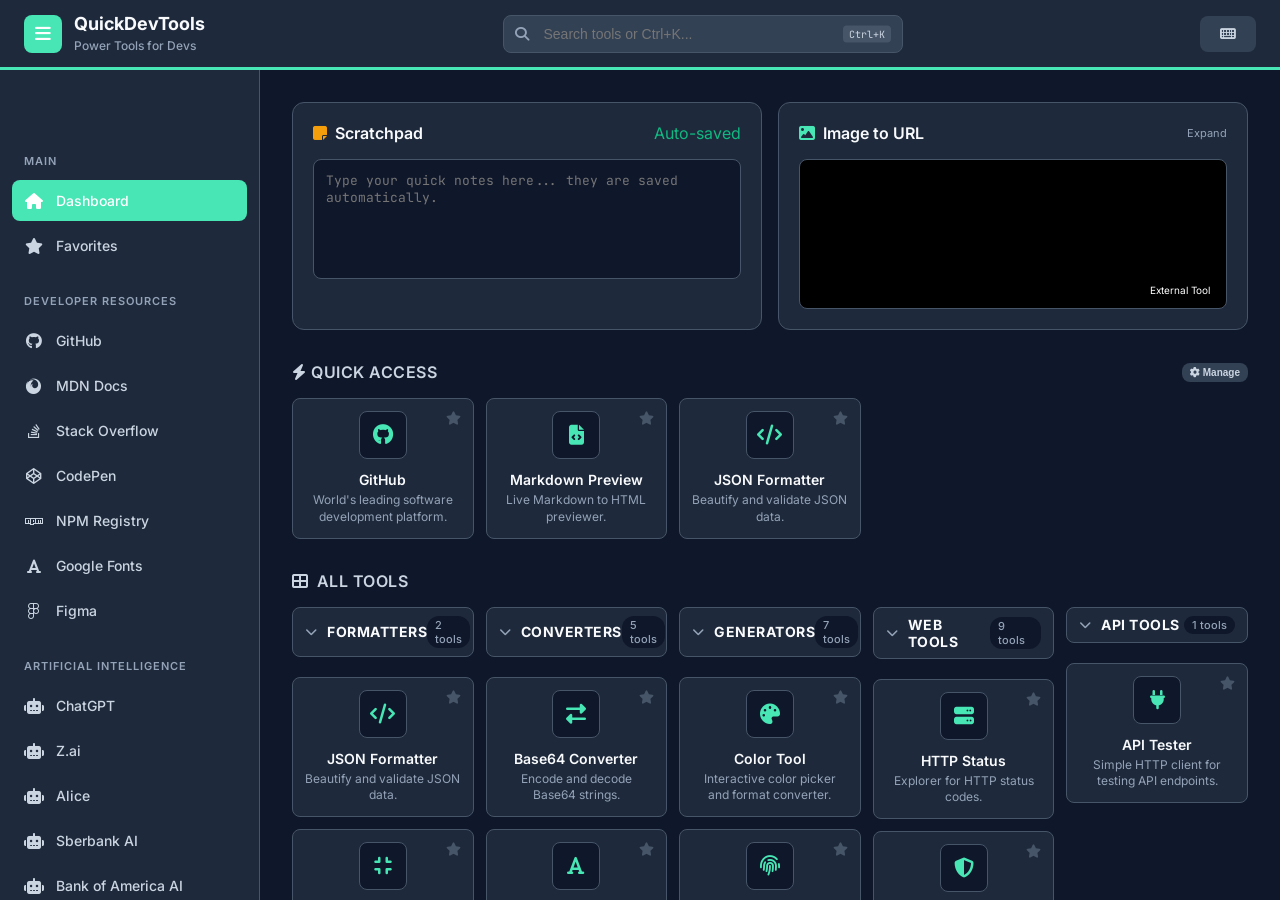
<file: index.html>
<!DOCTYPE html>
<html lang="en">

<head>
    <meta charset="UTF-8">
    <meta name="viewport" content="width=device-width, initial-scale=1.0">
    <!-- Removed maximum-scale=1.0, user-scalable=no for better accessibility -->

    <!-- Primary Meta Tags -->
    <title>QuickDevTools v2 - Free Online Developer Tools Suite</title>
    <meta name="title" content="QuickDevTools v2 - Free Online Developer Tools Suite">
    <meta name="description"
        content="A comprehensive suite of free online developer tools. Includes JSON formatters, Base64 encoders, converters, and web utilities. Fast, open-source, offline-ready PWA.">
    <meta name="keywords"
        content="developer tools, web tools, json formatter, base64 encoder, PWA, online converters, devtools">
    <meta name="author" content="QuickDevTools">
    <meta name="robots" content="index, follow">
    <link rel="canonical" href="https://qdt.pages.dev/">

    <!-- Theme & PWA Configuration -->
    <meta name="theme-color" content="#0f172a">
    <meta name="apple-mobile-web-app-capable" content="yes">
    <meta name="apple-mobile-web-app-status-bar-style" content="black-translucent">
    <meta name="apple-mobile-web-app-title" content="QuickDevTools">

    <!-- Open Graph / Facebook -->
    <meta property="og:type" content="website">
    <meta property="og:url" content="https://qdt.pages.dev/">
    <meta property="og:title" content="QuickDevTools v2 - Developer Power Tools">
    <meta property="og:description"
        content="A comprehensive suite of free online developer tools. Formatters, Converters, Generators, and more.">
    <meta property="og:image" content="https://qdt.pages.dev/images/og-image.png">

    <!-- Twitter -->
    <meta property="twitter:card" content="summary_large_image">
    <meta property="twitter:url" content="https://qdt.pages.dev/">
    <meta property="twitter:title" content="QuickDevTools v2 - Developer Power Tools">
    <meta property="twitter:description" content="A comprehensive suite of free online developer tools.">

    <!-- Schema.org Structured Data for GSC -->
    <!-- Helps Google display Rich Snippets (Software Application) -->
    <script type="application/ld+json">
    {
        "@context": "https://schema.org",
        "@type": "WebApplication",
        "name": "QuickDevTools",
        "url": "https://qdt.pages.dev",
        "description": "A comprehensive suite of free online developer tools including formatters, converters, and generators.",
        "applicationCategory": "DeveloperApplication",
        "operatingSystem": "Any (Web Browser)",
        "offers": {
            "@type": "Offer",
            "price": "0",
            "priceCurrency": "USD"
        },
        "aggregateRating": {
            "@type": "AggregateRating",
            "ratingValue": "4.8",
            "ratingCount": "1250"
        }
    }
    </script>

    <!-- PWA Manifest -->
    <link rel="manifest"
        href="[data-uri]">

    <!-- External Resources -->
    <link rel="preconnect" href="https://cdnjs.cloudflare.com" crossorigin>
    <link rel="preconnect" href="https://fonts.googleapis.com">
    <link rel="preconnect" href="https://fonts.gstatic.com" crossorigin>

    <link rel="stylesheet" href="https://cdnjs.cloudflare.com/ajax/libs/font-awesome/6.4.0/css/all.min.css"
        integrity="sha512-iecdLmaskl7CVkqkXNQ/ZH/XLlvWZOJyj7Yy7tcenmpD1ypASozpmT/E0iPtmFIB46ZmdtAc9eNBvH0H/ZpiBw=="
        crossorigin="anonymous" referrerpolicy="no-referrer" />

    <link
        href="https://fonts.googleapis.com/css2?family=JetBrains+Mono:wght@400;500&family=Inter:wght@400;500;600;700&display=swap"
        rel="stylesheet">

    <!-- Main CSS -->
    <link rel="stylesheet" href="css/app.css">

    <!-- App Entry Point -->
    <script type="module" src="js/app.js" defer></script>
</head>

<body itemscope itemtype="https://schema.org/WebPage">

    <!-- PWA Install Banner -->
    <div class="pwa-banner" id="pwaBanner" role="alert" aria-live="polite">
        <p>Install QuickDevTools for the best experience</p>
        <button class="pwa-btn" id="pwaInstallBtn" aria-label="Install Application">Install App</button>
        <button class="pwa-close-btn" id="pwaBannerClose" aria-label="Close installation banner">
            <i class="fas fa-times" aria-hidden="true"></i>
        </button>
    </div>

    <!-- Sidebar Overlay -->
    <div class="sidebar-overlay" id="sidebarOverlay"></div>

    <!-- Header -->
    <header class="app-header" role="banner">
        <div class="brand">
            <button class="sidebar-toggle" id="sidebarToggle" aria-label="Toggle Navigation">
                <i class="fas fa-bars"></i>
            </button>
            <div class="brand-text">
                <h1 itemprop="name">QuickDevTools</h1>
                <span itemprop="description">Power Tools for Devs</span>
            </div>
        </div>

        <div class="header-search">
            <label for="globalSearch" class="visually-hidden">Search Tools</label>
            <i class="fas fa-search search-icon" aria-hidden="true"></i>
            <input type="search" class="search-input" id="globalSearch" placeholder="Search tools or Ctrl+K..."
                autocomplete="off">
            <span class="cmd-hint" aria-hidden="true">Ctrl+K</span>
        </div>

        <div class="header-actions">
            <button class="btn btn-secondary" id="btn-cmd-palette" title="Open Command Palette"
                aria-label="Open Command Palette">
                <i class="fas fa-keyboard" aria-hidden="true"></i>
            </button>
        </div>
    </header>

    <!-- Sidebar (Desktop) -->
    <aside class="sidebar" role="navigation" aria-label="Main Navigation">
        <div class="side-nav-group"><br><br><br>
            <div class="side-nav-label" id="nav-main-label">Main</div>
            <nav role="tablist" aria-labelledby="nav-main-label">
                <a href="#home" class="side-link active" role="tab" data-target="tab-home" aria-selected="true"
                    aria-controls="tab-home">
                    <i class="fas fa-home" aria-hidden="true"></i>
                    <span>Dashboard</span>
                </a>
                <a href="#favorites" class="side-link" role="tab" data-target="tab-favorites" aria-selected="false"
                    aria-controls="tab-favorites">
                    <i class="fas fa-star" aria-hidden="true"></i>
                    <span>Favorites</span>
                </a>
            </nav>
        </div>

        <div class="side-nav-group">
            <div class="side-nav-label" id="nav-cat-label">Developer Resources</div>
            <nav aria-labelledby="nav-cat-label">
                <a href="https://github.com" target="_blank" class="side-link">
                    <i class="fab fa-github" aria-hidden="true"></i>
                    <span>GitHub</span>
                </a>
                <a href="https://developer.mozilla.org" target="_blank" class="side-link">
                    <i class="fab fa-firefox" aria-hidden="true"></i>
                    <span>MDN Docs</span>
                </a>
                <a href="https://stackoverflow.com" target="_blank" class="side-link">
                    <i class="fab fa-stack-overflow" aria-hidden="true"></i>
                    <span>Stack Overflow</span>
                </a>
                <a href="https://codepen.io" target="_blank" class="side-link">
                    <i class="fab fa-codepen" aria-hidden="true"></i>
                    <span>CodePen</span>
                </a>
                <a href="https://www.npmjs.com" target="_blank" class="side-link">
                    <i class="fab fa-npm" aria-hidden="true"></i>
                    <span>NPM Registry</span>
                </a>
                <a href="https://fonts.google.com" target="_blank" class="side-link">
                    <i class="fas fa-font" aria-hidden="true"></i>
                    <span>Google Fonts</span>
                </a>
                <a href="https://www.figma.com" target="_blank" class="side-link">
                    <i class="fab fa-figma" aria-hidden="true"></i>
                    <span>Figma</span>
                </a>
            </nav>
        </div>
        <div class="side-nav-group">
            <div class="side-nav-label" id="nav-main-label">Artificial Intelligence</div>
            <nav role="tablist" aria-labelledby="nav-main-label">
                <a href="https://chat.openai.com" target="_blank" class="side-link">
                    <i class="fas fa-robot" aria-hidden="true"></i>
                    <span>ChatGPT</span>
                </a>
                <a href="https://chat.z.ai" target="_blank" class="side-link">
                    <i class="fas fa-robot" aria-hidden="true"></i>
                    <span>Z.ai</span>
                </a>
                <a href="https://alice.yandex.ru/" target="_blank" class="side-link">
                    <i class="fas fa-robot" aria-hidden="true"></i>
                    <span>Alice</span>
                </a>
                <a href="https://www.sberbank.ru/ru/ib/ai/assistant" target="_blank" class="side-link">
                    <i class="fas fa-robot" aria-hidden="true"></i>
                    <span>Sberbank AI</span>
                </a>
                <a href="https://www.bankofamerica.com/ai/assistant" target="_blank" class="side-link">
                    <i class="fas fa-robot" aria-hidden="true"></i>
                    <span>Bank of America AI</span>
                </a>
            </nav>
        </div>

        <div style="margin-top: auto; padding: 12px; border-top: 1px solid var(--border-color);">
            <a href="#" class="side-link" id="side-about">
                <i class="fas fa-info-circle"></i>
                <span>About</span>
            </a>
        </div><br><br><br>
    </aside>

    <!-- Command Palette Overlay -->
    <div class="cmd-overlay" id="cmdOverlay" role="dialog" aria-modal="true" aria-label="Search and Command Palette"
        hidden>
        <div class="cmd-palette">
            <div class="cmd-header">
                <i class="fas fa-search" style="color: var(--text-muted)" aria-hidden="true"></i>
                <label for="cmdInput" class="visually-hidden">Search Command</label>
                <input type="text" class="cmd-input" id="cmdInput" placeholder="What do you want to do?"
                    aria-autocomplete="list">
                <span class="cmd-item-key">ESC to close</span>
            </div>
            <div class="cmd-results" id="cmdResults" role="listbox">
                <!-- Results via JS -->
            </div>
        </div>
    </div>

    <!-- Main Content -->
    <main class="main-content" role="main">

        <!-- HOME TAB -->
        <section id="tab-home" class="tab-content" role="tabpanel" aria-labelledby="link-home">

            <!-- Dashboard Widgets -->
            <div class="dashboard-grid">

                <!-- Widget 1: Scratchpad -->
                <article class="widget">
                    <div class="widget-header">
                        <div class="widget-title">
                            <i class="fas fa-sticky-note" style="color: var(--warning)" aria-hidden="true"></i>
                            Scratchpad
                        </div>
                        <span class="widget-status" style="color: var(--success);">Auto-saved</span>
                    </div>
                    <label for="notes-area" class="visually-hidden">Quick Notes</label>
                    <textarea id="notes-area"
                        placeholder="Type your quick notes here... they are saved automatically."></textarea>
                </article>

                <!-- Widget 2: Quick Embed -->
                <article class="widget">
                    <div class="widget-header">
                        <div class="widget-title">
                            <i class="fas fa-image" style="color: var(--accent-primary)" aria-hidden="true"></i>
                            Image to URL
                        </div>
                        <a href="https://image2url-image2url.hf.space" target="_blank" rel="noopener noreferrer"
                            class="widget-expand-link" aria-label="Open Image to URL tool in new tab">
                            Expand
                        </a>
                    </div>
                    <div class="iframe-container">
                        <!-- Added title and loading="lazy" for SEO/Performance -->
                        <iframe src="https://image2url-image2url.hf.space" title="Image to URL Converter Tool"
                            loading="lazy" sandbox="allow-scripts allow-same-origin">
                        </iframe>
                        <div class="iframe-label">External Tool</div>
                    </div>
                </article>
            </div>

            <!-- Quick Access -->
            <section aria-labelledby="quick-access-heading">
                <div class="section-title" id="quick-access-heading">
                    <div style="display: flex; align-items: center; justify-content: space-between; width: 100%;">
                        <span><i class="fas fa-bolt" aria-hidden="true"></i> Quick Access</span>
                        <button class="btn btn-secondary btn-sm" id="manage-shortcuts-btn" style="font-size: 10px; padding: 4px 8px;">
                            <i class="fas fa-cog"></i> Manage
                        </button>
                    </div>
                </div>
                <div class="grid-container" id="quick-access-grid" role="list">
                    <!-- Populated via JS -->
                </div>
            </section>

            <!-- All Tools Preview -->
            <section aria-labelledby="all-tools-heading">
                <div class="section-title" id="all-tools-heading">
                    <i class="fas fa-th-large" aria-hidden="true"></i> All Tools
                </div>



                <div class="grid-container" id="tools-grid" role="list">
                    <!-- Populated via JS -->
                </div>
            </section>
        </section>

        <!-- FAVORITES TAB -->
        <section id="tab-favorites" class="tab-content hidden" role="tabpanel" aria-labelledby="link-favorites">
            <div class="section-title"><i class="fas fa-star" aria-hidden="true"></i> Your Favorites</div>
            <div class="grid-container" id="favorites-grid" role="list">
                <!-- Populated via JS -->
            </div>
            <div id="no-favorites" class="empty-state hidden" role="status">
                No favorites added yet. <br>Click the star icon on any tool to add it here.
            </div>
        </section>

    </main>

    <!-- Bottom Navigation -->
    <nav class="bottom-nav" aria-label="Mobile Navigation">
        <button class="nav-item active" data-target="tab-home" aria-label="Home">
            <i class="fas fa-home" aria-hidden="true"></i>
            <span>Home</span>
        </button>
        <button class="nav-item" data-target="tab-favorites" aria-label="Favorites">
            <i class="fas fa-star" aria-hidden="true"></i>
            <span>Favorites</span>
        </button>
        <button class="nav-item" id="btn-about" aria-label="About">
            <i class="fas fa-info-circle" aria-hidden="true"></i>
            <span>About</span>
        </button>
    </nav>

    <!-- Modal Container -->
    <div class="modal-overlay" id="modalOverlay" role="dialog" aria-modal="true" aria-labelledby="modalTitle" hidden>
        <div class="modal">
            <div class="modal-header">
                <h3 class="modal-title" id="modalTitle">Tool Name</h3>
                <button class="modal-close" id="modalClose" aria-label="Close Modal"><i class="fas fa-times"
                        aria-hidden="true"></i></button>
            </div>
            <div class="modal-body" id="modalBody">
                <!-- Dynamic Content -->
            </div>
            <div class="modal-footer" id="modalFooter">
                <!-- Dynamic Buttons -->
            </div>
        </div>
    </div>

    <!-- Toast Notification -->
    <div class="toast" id="toast" role="status" aria-live="polite">Action Successful</div>

</body>

</html>
</file>
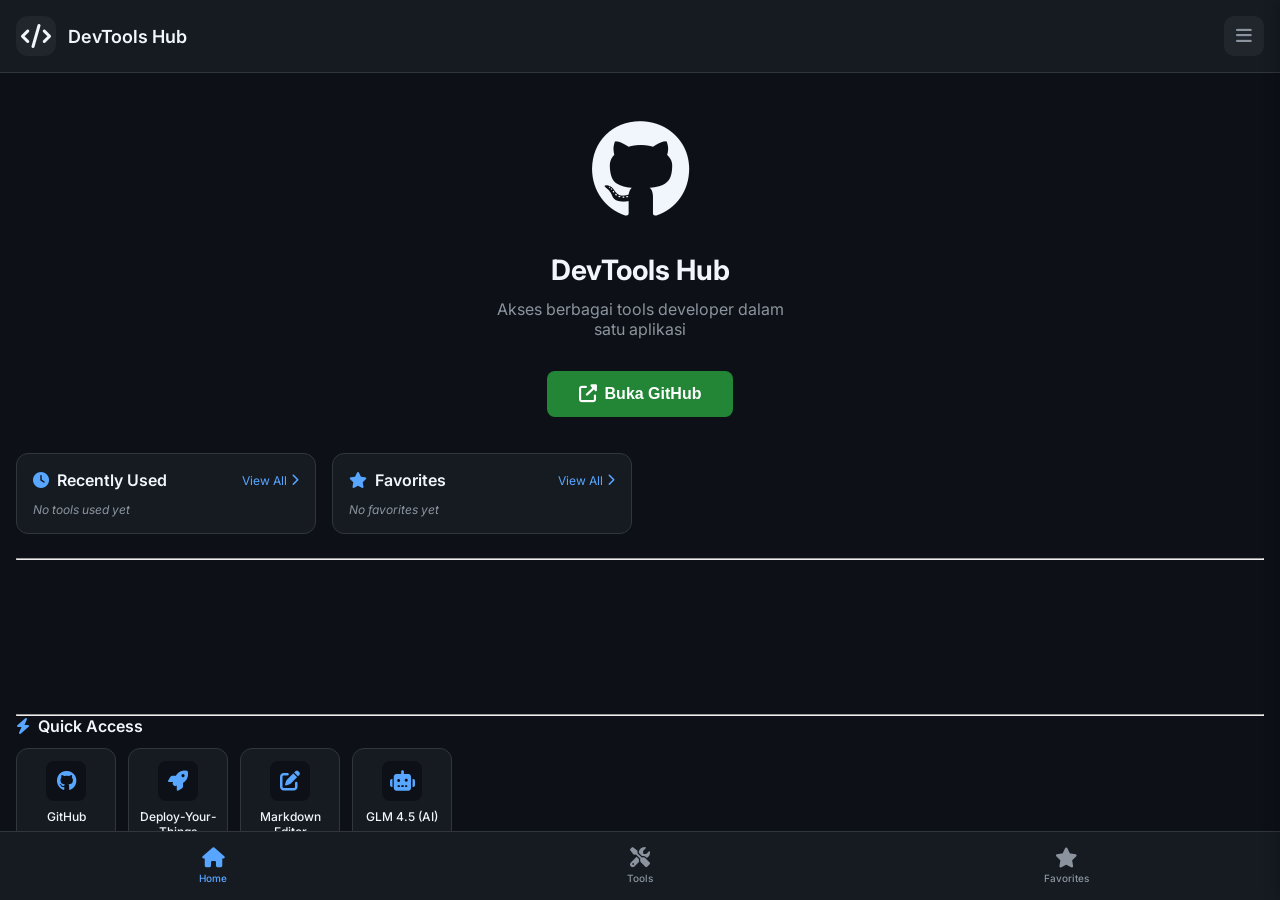
<file: versions/DevTools Hub v2.0.html>
<!DOCTYPE html>
<html lang="en">

<head>
    <meta charset="UTF-8">
    <meta name="viewport" content="width=device-width, initial-scale=1.0, maximum-scale=1.0, user-scalable=no">
    <meta name="theme-color" content="#0d1117">
    <meta name="apple-mobile-web-app-capable" content="yes">
    <meta name="apple-mobile-web-app-status-bar-style" content="black-translucent">
    <meta name="apple-mobile-web-app-title" content="DevTools Hub">

    <title>DevTools Hub</title>

    <!-- PWA Manifest -->
    <link rel="manifest"
        href="[data-uri]">

    <!-- Apple Touch Icon -->
    <link rel="apple-touch-icon"
        href="data:image/svg+xml,%3Csvg xmlns='http://www.w3.org/2000/svg' viewBox='0 0 24 24' width='24' height='24'%3E%3Cpath fill='%2324292e' d='M12 0C5.373 0 0 5.373 0 12s5.373 12 12 12 12-5.373 12-12S18.627 0 12 0zm0 22C5.373 22 0 16.627 0 10S5.373 0 12 0s12 5.373 12 12-5.373 12-12 12zm0-18c-3.313 0-6 2.687-6 6s2.687 6 6 6 6-2.687 6-6-2.687-6-6-6zm0 10c-2.206 0-4-1.794-4-4s1.794-4 4-4 4 1.794 4 4-1.794 4-4 4z'/%3E%3C/svg%3E">

    <!-- Font Awesome -->
    <link rel="stylesheet" href="https://cdnjs.cloudflare.com/ajax/libs/font-awesome/6.4.0/css/all.min.css">

    <!-- Google Fonts -->
    <link rel="preconnect" href="https://fonts.googleapis.com">
    <link rel="preconnect" href="https://fonts.gstatic.com" crossorigin>
    <link href="https://fonts.googleapis.com/css2?family=Inter:wght@400;500;600;700&display=swap" rel="stylesheet">

    <style>
        :root {
            --primary-bg: #0d1117;
            --secondary-bg: #161b22;
            --tertiary-bg: #21262d;
            --quaternary-bg: #30363d;
            --border-color: #30363d;
            --text-primary: #f0f6fc;
            --text-secondary: #c9d1d9;
            --text-muted: #8b949e;
            --accent-color: #58a6ff;
            --success-color: #238636;
            --success-hover: #2ea043;
            --warning-color: #d29922;
            --danger-color: #da3633;
            --card-shadow: 0 4px 12px rgba(0, 0, 0, 0.2);
            --transition: all 0.2s ease;
            --font-family: 'Inter', -apple-system, BlinkMacSystemFont, 'Segoe UI', Roboto, Oxygen, Ubuntu, Cantarell, sans-serif;
        }

        * {
            margin: 0;
            padding: 0;
            box-sizing: border-box;
        }

        body {
            font-family: var(--font-family);
            background-color: var(--primary-bg);
            color: var(--text-secondary);
            overflow: hidden;
            height: 100vh;
            position: relative;
        }

        .app-container {
            width: 100%;
            height: 100vh;
            display: flex;
            flex-direction: column;
        }

        .header {
            background-color: var(--secondary-bg);
            padding: 16px;
            display: flex;
            align-items: center;
            justify-content: space-between;
            border-bottom: 1px solid var(--border-color);
            position: relative;
            z-index: 100;
        }

        .header-left {
            display: flex;
            align-items: center;
            gap: 12px;
        }

        .logo {
            width: 40px;
            height: 40px;
            display: flex;
            align-items: center;
            justify-content: center;
            color: var(--text-primary);
            background-color: var(--tertiary-bg);
            border-radius: 12px;
        }

        .logo i {
            font-size: 24px;
        }

        .github-logo {
            width: 120px;
            height: 120px;
            margin-bottom: 24px;
            animation: float 3s ease-in-out infinite;
            display: flex;
            align-items: center;
            justify-content: center;
            color: var(--text-primary);
        }

        .github-logo i {
            font-size: 100px;
        }

        @keyframes float {

            0%,
            100% {
                transform: translateY(0);
            }

            50% {
                transform: translateY(-10px);
            }
        }

        .title {
            font-size: 28px;
            font-weight: 700;
            color: var(--text-primary);
            margin-bottom: 12px;
        }

        .subtitle {
            font-size: 16px;
            color: var(--text-muted);
            margin-bottom: 32px;
            max-width: 300px;
        }

        .open-btn {
            background-color: var(--success-color);
            color: white;
            border: none;
            padding: 14px 32px;
            border-radius: 8px;
            font-size: 16px;
            font-weight: 600;
            cursor: pointer;
            transition: var(--transition);
            display: flex;
            align-items: center;
            gap: 8px;
            margin-bottom: 16px;
        }

        .open-btn:hover {
            background-color: var(--success-hover);
            transform: translateY(-2px);
            box-shadow: 0 4px 12px rgba(35, 134, 54, 0.3);
        }

        .open-btn:active {
            transform: translateY(0);
        }

        .open-btn i {
            font-size: 18px;
        }

        .app-title {
            font-size: 18px;
            font-weight: 600;
            color: var(--text-primary);
        }

        .header-actions {
            display: flex;
            gap: 8px;
        }

        .menu-btn {
            width: 40px;
            height: 40px;
            border: none;
            background-color: var(--tertiary-bg);
            border-radius: 10px;
            color: var(--text-muted);
            cursor: pointer;
            display: flex;
            align-items: center;
            justify-content: center;
            transition: var(--transition);
        }

        .menu-btn:hover {
            background-color: var(--border-color);
            color: var(--text-primary);
        }

        .menu-btn:active {
            transform: scale(0.95);
        }

        .menu-btn i {
            font-size: 18px;
        }

        .content {
            flex: 1;
            display: flex;
            flex-direction: column;
            overflow-y: auto;
            padding: 16px;
            padding-bottom: 80px;
            /* Space for bottom nav */
        }

        .welcome-section {
            display: flex;
            flex-direction: column;
            align-items: center;
            justify-content: center;
            padding: 20px 0;
            text-align: center;
        }

        .dashboard {
            display: grid;
            grid-template-columns: repeat(auto-fill, minmax(300px, 1fr));
            gap: 16px;
            margin-bottom: 24px;
        }

        .dashboard-card {
            background-color: var(--secondary-bg);
            border: 1px solid var(--border-color);
            border-radius: 12px;
            padding: 16px;
            transition: var(--transition);
        }

        .dashboard-card:hover {
            border-color: var(--accent-color);
            box-shadow: var(--card-shadow);
        }

        .dashboard-card-header {
            display: flex;
            align-items: center;
            justify-content: space-between;
            margin-bottom: 12px;
        }

        .dashboard-card-title {
            font-size: 16px;
            font-weight: 600;
            color: var(--text-primary);
            display: flex;
            align-items: center;
            gap: 8px;
        }

        .dashboard-card-title i {
            color: var(--accent-color);
        }

        .dashboard-card-action {
            font-size: 12px;
            color: var(--accent-color);
            cursor: pointer;
            display: flex;
            align-items: center;
            gap: 4px;
        }

        .dashboard-card-action:hover {
            text-decoration: underline;
        }

        .dashboard-card-content {
            font-size: 14px;
            color: var(--text-secondary);
        }

        .tools-section {
            margin-bottom: 24px;
        }

        .section-header {
            display: flex;
            align-items: center;
            justify-content: space-between;
            margin-bottom: 16px;
        }

        .section-title {
            font-size: 18px;
            font-weight: 600;
            color: var(--text-primary);
            display: flex;
            align-items: center;
            gap: 8px;
        }

        .section-title i {
            color: var(--accent-color);
        }

        .view-all-btn {
            font-size: 14px;
            color: var(--accent-color);
            cursor: pointer;
            display: flex;
            align-items: center;
            gap: 4px;
            background: none;
            border: none;
            padding: 4px 8px;
            border-radius: 4px;
            transition: var(--transition);
        }

        .view-all-btn:hover {
            background-color: var(--tertiary-bg);
        }

        .tools-grid {
            display: grid;
            grid-template-columns: repeat(auto-fill, minmax(200px, 1fr));
            gap: 12px;
        }

        .tool-card {
            background-color: var(--secondary-bg);
            border: 1px solid var(--border-color);
            border-radius: 16px;
            padding: 16px;
            text-align: center;
            transition: var(--transition);
            cursor: pointer;
            position: relative;
            overflow: hidden;
        }

        .tool-card:hover {
            background-color: var(--tertiary-bg);
            border-color: var(--accent-color);
            transform: translateY(-2px);
            box-shadow: var(--card-shadow);
        }

        .tool-card:active {
            transform: translateY(0);
        }

        .tool-favorite {
            position: absolute;
            top: 12px;
            right: 12px;
            color: var(--text-muted);
            font-size: 14px;
            cursor: pointer;
            z-index: 1;
            background-color: var(--secondary-bg);
            width: 28px;
            height: 28px;
            border-radius: 50%;
            display: flex;
            align-items: center;
            justify-content: center;
        }

        .tool-favorite.active {
            color: var(--warning-color);
        }

        .tool-icon {
            width: 60px;
            height: 60px;
            background-color: var(--primary-bg);
            border-radius: 16px;
            display: flex;
            align-items: center;
            justify-content: center;
            margin: 0 auto 12px;
            color: var(--accent-color);
        }

        .tool-icon i {
            font-size: 28px;
        }

        .tool-title {
            font-size: 16px;
            font-weight: 600;
            color: var(--text-primary);
            margin-bottom: 4px;
        }

        .tool-description {
            font-size: 12px;
            color: var(--text-muted);
            line-height: 1.4;
        }

        .category-tabs {
            display: flex;
            gap: 8px;
            margin-bottom: 16px;
            overflow-x: auto;
            padding-bottom: 4px;
            scrollbar-width: thin;
            scrollbar-color: var(--quaternary-bg) var(--tertiary-bg);
        }

        .category-tabs::-webkit-scrollbar {
            height: 4px;
        }

        .category-tabs::-webkit-scrollbar-track {
            background: var(--tertiary-bg);
            border-radius: 4px;
        }

        .category-tabs::-webkit-scrollbar-thumb {
            background: var(--quaternary-bg);
            border-radius: 4px;
        }

        .category-tab {
            padding: 10px 16px;
            background-color: var(--tertiary-bg);
            border: 1px solid var(--border-color);
            border-radius: 20px;
            font-size: 14px;
            font-weight: 500;
            color: var(--text-secondary);
            cursor: pointer;
            white-space: nowrap;
            transition: var(--transition);
        }

        .category-tab:hover {
            background-color: var(--quaternary-bg);
            color: var(--text-primary);
        }

        .category-tab.active {
            background-color: var(--accent-color);
            color: white;
            border-color: var(--accent-color);
        }

        .quick-tools {
            display: flex;
            gap: 12px;
            overflow-x: auto;
            padding-bottom: 4px;
            scrollbar-width: thin;
            scrollbar-color: var(--quaternary-bg) var(--tertiary-bg);
        }

        .quick-tools::-webkit-scrollbar {
            height: 4px;
        }

        .quick-tools::-webkit-scrollbar-track {
            background: var(--tertiary-bg);
            border-radius: 4px;
        }

        .quick-tools::-webkit-scrollbar-thumb {
            background: var(--quaternary-bg);
            border-radius: 4px;
        }

        .quick-tool {
            flex-shrink: 0;
            width: 100px;
            background-color: var(--secondary-bg);
            border: 1px solid var(--border-color);
            border-radius: 12px;
            padding: 12px 8px;
            text-align: center;
            cursor: pointer;
            transition: var(--transition);
        }

        .quick-tool:hover {
            background-color: var(--tertiary-bg);
            border-color: var(--accent-color);
        }

        .quick-tool-icon {
            width: 40px;
            height: 40px;
            background-color: var(--primary-bg);
            border-radius: 8px;
            display: flex;
            align-items: center;
            justify-content: center;
            margin: 0 auto 8px;
            color: var(--accent-color);
        }

        .quick-tool-icon i {
            font-size: 20px;
        }

        .quick-tool-name {
            font-size: 12px;
            font-weight: 500;
            color: var(--text-primary);
        }

        .tools-menu {
            position: fixed;
            top: 0;
            right: -320px;
            width: 320px;
            height: 100vh;
            background-color: var(--secondary-bg);
            box-shadow: -4px 0 12px rgba(0, 0, 0, 0.2);
            z-index: 200;
            transition: right 0.3s ease;
            overflow-y: auto;
            padding-top: 60px;
        }

        .tools-menu.open {
            right: 0;
        }

        .menu-overlay {
            position: fixed;
            top: 0;
            left: 0;
            right: 0;
            bottom: 0;
            background-color: rgba(0, 0, 0, 0.5);
            z-index: 150;
            opacity: 0;
            visibility: hidden;
            transition: all 0.3s ease;
        }

        .menu-overlay.open {
            opacity: 1;
            visibility: visible;
        }

        .menu-header {
            padding: 16px;
            border-bottom: 1px solid var(--border-color);
            display: flex;
            align-items: center;
            justify-content: space-between;
        }

        .menu-title {
            font-size: 18px;
            font-weight: 600;
            color: var(--text-primary);
        }

        .close-menu-btn {
            width: 32px;
            height: 32px;
            border: none;
            background-color: transparent;
            border-radius: 6px;
            color: var(--text-muted);
            cursor: pointer;
            display: flex;
            align-items: center;
            justify-content: center;
            transition: var(--transition);
        }

        .close-menu-btn:hover {
            background-color: var(--tertiary-bg);
            color: var(--text-primary);
        }

        .close-menu-btn i {
            font-size: 18px;
        }

        .menu-tools-list {
            padding: 16px;
        }

        .menu-tool-item {
            display: flex;
            align-items: center;
            padding: 12px;
            border-radius: 8px;
            margin-bottom: 8px;
            cursor: pointer;
            transition: var(--transition);
        }

        .menu-tool-item:hover {
            background-color: var(--tertiary-bg);
        }

        .menu-tool-icon {
            width: 40px;
            height: 40px;
            background-color: var(--primary-bg);
            border-radius: 8px;
            display: flex;
            align-items: center;
            justify-content: center;
            margin-right: 12px;
            color: var(--accent-color);
        }

        .menu-tool-icon i {
            font-size: 18px;
        }

        .menu-tool-info {
            flex: 1;
        }

        .menu-tool-title {
            font-size: 14px;
            font-weight: 600;
            color: var(--text-primary);
            margin-bottom: 2px;
        }

        .menu-tool-description {
            font-size: 12px;
            color: var(--text-muted);
        }

        .menu-tool-arrow {
            width: 20px;
            height: 20px;
            display: flex;
            align-items: center;
            justify-content: center;
            color: var(--text-muted);
        }

        .menu-tool-arrow i {
            font-size: 16px;
        }

        .search-container {
            padding: 16px;
            border-bottom: 1px solid var(--border-color);
        }

        .search-box {
            width: 100%;
            padding: 12px 16px;
            background-color: var(--primary-bg);
            border: 1px solid var(--border-color);
            border-radius: 8px;
            color: var(--text-secondary);
            font-size: 14px;
            transition: var(--transition);
        }

        .search-box:focus {
            outline: none;
            border-color: var(--accent-color);
            box-shadow: 0 0 0 2px rgba(88, 166, 255, 0.2);
        }

        .recently-used {
            padding: 16px;
            border-bottom: 1px solid var(--border-color);
        }

        .recently-used-title {
            font-size: 14px;
            font-weight: 600;
            color: var(--text-primary);
            margin-bottom: 12px;
            display: flex;
            align-items: center;
            gap: 8px;
        }

        .recently-used-title i {
            font-size: 14px;
            color: var(--accent-color);
        }

        .recent-tools {
            display: flex;
            flex-wrap: wrap;
            gap: 8px;
        }

        .recent-tool {
            background-color: var(--primary-bg);
            border: 1px solid var(--border-color);
            border-radius: 8px;
            padding: 8px 12px;
            font-size: 12px;
            color: var(--text-secondary);
            cursor: pointer;
            transition: var(--transition);
            display: flex;
            align-items: center;
            gap: 6px;
        }

        .recent-tool:hover {
            background-color: var(--tertiary-bg);
            border-color: var(--accent-color);
            color: var(--text-primary);
        }

        .recent-tool i {
            font-size: 12px;
        }

        .no-recent-tools {
            font-size: 12px;
            color: var(--text-muted);
            font-style: italic;
        }

        .install-prompt {
            position: fixed;
            bottom: 80px;
            /* Above bottom nav */
            left: 50%;
            transform: translateX(-50%);
            background-color: var(--secondary-bg);
            border: 1px solid var(--border-color);
            border-radius: 12px;
            padding: 16px;
            display: flex;
            align-items: center;
            gap: 12px;
            box-shadow: var(--card-shadow);
            z-index: 1000;
            animation: slideUp 0.3s ease;
            max-width: 90%;
        }

        @keyframes slideUp {
            from {
                transform: translateX(-50%) translateY(100px);
                opacity: 0;
            }

            to {
                transform: translateX(-50%) translateY(0);
                opacity: 1;
            }
        }

        .install-prompt.hidden {
            display: none;
        }

        .install-text {
            font-size: 14px;
            color: var(--text-secondary);
        }

        .install-btn {
            background-color: var(--success-color);
            color: white;
            border: none;
            padding: 8px 16px;
            border-radius: 8px;
            font-size: 14px;
            cursor: pointer;
            transition: background-color 0.2s ease;
            white-space: nowrap;
        }

        .install-btn:hover {
            background-color: var(--success-hover);
        }

        .dismiss-btn {
            background: none;
            border: none;
            color: var(--text-muted);
            cursor: pointer;
            font-size: 20px;
            padding: 4px;
        }

        .footer {
            padding: 16px;
            text-align: center;
            font-size: 12px;
            color: var(--text-muted);
            border-top: 1px solid var(--border-color);
        }

        .tool-modal {
            position: fixed;
            top: 0;
            left: 0;
            right: 0;
            bottom: 0;
            background-color: rgba(0, 0, 0, 0.7);
            z-index: 300;
            display: flex;
            align-items: center;
            justify-content: center;
            padding: 20px;
            opacity: 0;
            visibility: hidden;
            transition: all 0.3s ease;
        }

        .tool-modal.active {
            opacity: 1;
            visibility: visible;
        }

        .modal-content {
            background-color: var(--secondary-bg);
            border: 1px solid var(--border-color);
            border-radius: 12px;
            width: 100%;
            max-width: 600px;
            max-height: 90vh;
            overflow-y: auto;
            display: flex;
            flex-direction: column;
        }

        .modal-header {
            padding: 16px;
            border-bottom: 1px solid var(--border-color);
            display: flex;
            align-items: center;
            justify-content: space-between;
        }

        .modal-title {
            font-size: 18px;
            font-weight: 600;
            color: var(--text-primary);
        }

        .modal-close {
            width: 32px;
            height: 32px;
            border: none;
            background-color: transparent;
            border-radius: 6px;
            color: var(--text-muted);
            cursor: pointer;
            display: flex;
            align-items: center;
            justify-content: center;
            transition: var(--transition);
        }

        .modal-close:hover {
            background-color: var(--tertiary-bg);
            color: var(--text-primary);
        }

        .modal-body {
            padding: 16px;
            flex: 1;
        }

        .modal-footer {
            padding: 16px;
            border-top: 1px solid var(--border-color);
            display: flex;
            justify-content: flex-end;
            gap: 8px;
        }

        .btn {
            padding: 10px 16px;
            border: none;
            border-radius: 8px;
            font-size: 14px;
            font-weight: 500;
            cursor: pointer;
            transition: var(--transition);
        }

        .btn-primary {
            background-color: var(--accent-color);
            color: white;
        }

        .btn-primary:hover {
            background-color: #4c94e8;
        }

        .btn-secondary {
            background-color: var(--tertiary-bg);
            color: var(--text-primary);
        }

        .btn-secondary:hover {
            background-color: var(--quaternary-bg);
        }

        .form-group {
            margin-bottom: 16px;
        }

        .form-label {
            display: block;
            font-size: 14px;
            font-weight: 500;
            color: var(--text-primary);
            margin-bottom: 6px;
        }

        .form-input,
        .form-textarea,
        .form-select {
            width: 100%;
            padding: 12px;
            background-color: var(--primary-bg);
            border: 1px solid var(--border-color);
            border-radius: 8px;
            color: var(--text-secondary);
            font-size: 14px;
            font-family: var(--font-family);
            transition: var(--transition);
        }

        .form-input:focus,
        .form-textarea:focus,
        .form-select:focus {
            outline: none;
            border-color: var(--accent-color);
            box-shadow: 0 0 0 2px rgba(88, 166, 255, 0.2);
        }

        .form-textarea {
            min-height: 120px;
            resize: vertical;
        }

        .color-picker-container {
            display: flex;
            gap: 12px;
            align-items: center;
        }

        .color-picker {
            width: 50px;
            height: 50px;
            border: 1px solid var(--border-color);
            border-radius: 8px;
            cursor: pointer;
        }

        .color-value {
            flex: 1;
            font-family: monospace;
            font-size: 14px;
        }

        .color-formats {
            display: flex;
            gap: 8px;
            margin-top: 8px;
        }

        .color-format {
            padding: 6px 12px;
            background-color: var(--tertiary-bg);
            border-radius: 6px;
            font-size: 12px;
            color: var(--text-secondary);
            cursor: pointer;
            transition: var(--transition);
        }

        .color-format:hover {
            background-color: var(--quaternary-bg);
        }

        .color-format.active {
            background-color: var(--accent-color);
            color: white;
        }

        .result-container {
            background-color: var(--primary-bg);
            border: 1px solid var(--border-color);
            border-radius: 8px;
            padding: 12px;
            margin-top: 12px;
            font-family: monospace;
            font-size: 14px;
            color: var(--text-secondary);
            white-space: pre-wrap;
            word-break: break-all;
            max-height: 200px;
            overflow-y: auto;
        }

        .copy-btn {
            position: absolute;
            top: 8px;
            right: 8px;
            background-color: var(--tertiary-bg);
            border: 1px solid var(--border-color);
            border-radius: 6px;
            color: var(--text-secondary);
            font-size: 12px;
            padding: 6px 10px;
            cursor: pointer;
            transition: var(--transition);
        }

        .copy-btn:hover {
            background-color: var(--quaternary-bg);
            color: var(--text-primary);
        }

        .copy-btn.copied {
            background-color: var(--success-color);
            color: white;
            border-color: var(--success-color);
        }

        .snackbar {
            position: fixed;
            bottom: 80px;
            /* Above bottom nav */
            left: 50%;
            transform: translateX(-50%) translateY(100px);
            background-color: var(--tertiary-bg);
            border: 1px solid var(--border-color);
            border-radius: 8px;
            padding: 12px 16px;
            font-size: 14px;
            color: var(--text-primary);
            box-shadow: var(--card-shadow);
            z-index: 1000;
            opacity: 0;
            transition: all 0.3s ease;
        }

        .snackbar.show {
            transform: translateX(-50%) translateY(0);
            opacity: 1;
        }

        /* Bottom Navigation */
        .bottom-nav {
            position: fixed;
            bottom: 0;
            left: 0;
            right: 0;
            background-color: var(--secondary-bg);
            border-top: 1px solid var(--border-color);
            display: flex;
            justify-content: space-around;
            padding: 8px 0;
            z-index: 100;
        }

        .nav-item {
            display: flex;
            flex-direction: column;
            align-items: center;
            justify-content: center;
            padding: 8px;
            width: 60px;
            color: var(--text-muted);
            text-decoration: none;
            transition: var(--transition);
            border-radius: 8px;
        }

        .nav-item.active {
            color: var(--accent-color);
        }

        .nav-item:hover {
            background-color: var(--tertiary-bg);
            color: var(--text-primary);
        }

        .nav-item i {
            font-size: 20px;
            margin-bottom: 4px;
        }

        .nav-item span {
            font-size: 10px;
            font-weight: 500;
        }

        /* Tab Content */
        .tab-content {
            display: none;
        }

        .tab-content.active {
            display: block;
        }

        /* Quick Access Section */
        .quick-access {
            margin-bottom: 24px;
        }

        .quick-access-title {
            font-size: 16px;
            font-weight: 600;
            color: var(--text-primary);
            margin-bottom: 12px;
            display: flex;
            align-items: center;
            gap: 8px;
        }

        .quick-access-title i {
            color: var(--accent-color);
        }

        /* Mobile Responsive Styles */
        @media (max-width: 768px) {
            .header {
                padding: 12px;
            }

            .app-title {
                font-size: 16px;
            }

            .dashboard {
                grid-template-columns: 1fr;
            }

            .tools-grid {
                grid-template-columns: repeat(auto-fill, minmax(150px, 1fr));
            }

            .tools-menu {
                width: 280px;
                right: -280px;
            }

            .modal-content {
                max-width: 100%;
            }

            .bottom-nav {
                padding: 6px 0;
            }

            .nav-item {
                width: 50px;
                padding: 6px;
            }

            .nav-item i {
                font-size: 18px;
            }

            .nav-item span {
                font-size: 9px;
            }
        }

        @media (max-width: 480px) {
            .tools-menu {
                width: 100%;
                right: -100%;
            }

            .menu-header {
                padding: 12px;
            }

            .menu-tools-list {
                padding: 12px;
            }

            .search-container {
                padding: 12px;
            }

            .recently-used {
                padding: 12px;
            }

            .tools-grid {
                grid-template-columns: repeat(auto-fill, minmax(120px, 1fr));
            }

            .tool-card {
                padding: 12px;
            }

            .tool-icon {
                width: 50px;
                height: 50px;
            }

            .tool-icon i {
                font-size: 24px;
            }

            .welcome-section {
                padding: 16px 0;
            }

            .title {
                font-size: 24px;
            }

            .subtitle {
                font-size: 14px;
            }
        }
    </style>
</head>

<body>
    <div class="app-container">
        <header class="header">
            <div class="header-left">
                <div class="logo">
                    <i class="fas fa-code"></i>
                </div>
                <h1 class="app-title">DevTools Hub</h1>
            </div>

            <div class="header-actions">
                <button class="menu-btn" id="menuBtn" title="Menu Tools">
                    <i class="fas fa-bars"></i>
                </button>
            </div>
        </header>

        <div class="content">
            <!-- Home Tab -->
            <div class="tab-content active" id="homeTab">
                <div class="welcome-section">
                    <div class="github-logo">
                        <i class="fab fa-github"></i>
                    </div>

                    <h2 class="title">DevTools Hub</h2>
                    <p class="subtitle">Akses berbagai tools developer dalam satu aplikasi</p>

                    <button class="open-btn" id="openGithubBtn">
                        <i class="fas fa-external-link-alt"></i>
                        Buka GitHub
                    </button>
                </div>

                <div class="dashboard">
                    <div class="dashboard-card">
                        <div class="dashboard-card-header">
                            <h3 class="dashboard-card-title">
                                <i class="fas fa-clock"></i>
                                Recently Used
                            </h3>
                            <div class="dashboard-card-action" id="viewAllRecent">
                                View All <i class="fas fa-chevron-right"></i>
                            </div>
                        </div>
                        <div class="dashboard-card-content" id="recentToolsContent">
                            <p class="no-recent-tools">No tools used yet</p>
                        </div>
                    </div>

                    <div class="dashboard-card">
                        <div class="dashboard-card-header">
                            <h3 class="dashboard-card-title">
                                <i class="fas fa-star"></i>
                                Favorites
                            </h3>
                            <div class="dashboard-card-action" id="viewAllFavorites">
                                View All <i class="fas fa-chevron-right"></i>
                            </div>
                        </div>
                        <div class="dashboard-card-content" id="favoriteToolsContent">
                            <p class="no-recent-tools">No favorites yet</p>
                        </div>
                    </div>
                </div>
                <hr>
                <iframe src="https://image2url-image2url.hf.space" frameborder="0" width="auto" height="auto"></iframe>
                <hr>

                <div class="quick-access">
                    <h3 class="quick-access-title">
                        <i class="fas fa-bolt"></i>
                        Quick Access
                    </h3>
                    <div class="quick-tools" id="quickTools">
                        <!-- Quick tools will be populated by JavaScript -->
                    </div>
                </div>
            </div>

            <!-- Tools Tab -->
            <div class="tab-content" id="toolsTab">
                <div class="tools-section">
                    <div class="section-header">
                        <h2 class="section-title">
                            <i class="fas fa-tools"></i>
                            Developer Tools
                        </h2>
                        <button class="view-all-btn" id="viewAllTools">
                            View All <i class="fas fa-chevron-right"></i>
                        </button>
                    </div>

                    <div class="category-tabs" id="categoryTabs">
                        <div class="category-tab active" data-category="all">All</div>
                        <div class="category-tab" data-category="web">Web</div>
                        <div class="category-tab" data-category="api">API</div>
                        <div class="category-tab" data-category="format">Format</div>
                        <div class="category-tab" data-category="generator">Generator</div>
                        <div class="category-tab" data-category="convert">Convert</div>
                    </div>

                    <div class="tools-grid" id="toolsGrid">
                        <!-- Tools will be populated by JavaScript -->
                    </div>
                </div>
            </div>

            <!-- Favorites Tab -->
            <div class="tab-content" id="favoritesTab">
                <div class="tools-section">
                    <div class="section-header">
                        <h2 class="section-title">
                            <i class="fas fa-star"></i>
                            Favorite Tools
                        </h2>
                    </div>

                    <div class="tools-grid" id="favoritesGrid">
                        <!-- Favorite tools will be populated by JavaScript -->
                    </div>
                </div>
            </div>
        </div>

        <!-- Bottom Navigation -->
        <div class="bottom-nav">
            <a href="#" class="nav-item active" data-tab="homeTab">
                <i class="fas fa-home"></i>
                <span>Home</span>
            </a>
            <a href="#" class="nav-item" data-tab="toolsTab">
                <i class="fas fa-tools"></i>
                <span>Tools</span>
            </a>
            <a href="#" class="nav-item" data-tab="favoritesTab">
                <i class="fas fa-star"></i>
                <span>Favorites</span>
            </a>
        </div>
    </div>

    <div class="tools-menu" id="toolsMenu">
        <div class="menu-header">
            <h3 class="menu-title">All Tools</h3>
            <button class="close-menu-btn" id="closeMenuBtn">
                <i class="fas fa-times"></i>
            </button>
        </div>

        <div class="search-container">
            <input type="text" class="search-box" id="searchBox" placeholder="Search tools...">
        </div>

        <div class="recently-used" id="recentlyUsedSection">
            <h3 class="recently-used-title">
                <i class="fas fa-history"></i>
                Recently Used
            </h3>
            <div class="recent-tools" id="recentTools">
                <div class="no-recent-tools">No tools used yet</div>
            </div>
        </div>

        <div class="menu-tools-list" id="menuToolsList">
            <!-- Menu tools will be populated by JavaScript -->
        </div>

        <div class="footer">
            <p>DevTools Hub v2.0</p>
        </div>
    </div>

    <div class="menu-overlay" id="menuOverlay"></div>

    <div class="install-prompt hidden" id="installPrompt">
        <div class="install-text">Install this app for a better experience</div>
        <button class="install-btn" id="installBtn">Install</button>
        <button class="dismiss-btn" id="dismissBtn">×</button>
    </div>

    <div class="tool-modal" id="toolModal">
        <div class="modal-content">
            <div class="modal-header">
                <h3 class="modal-title" id="modalTitle">Tool Title</h3>
                <button class="modal-close" id="modalClose">
                    <i class="fas fa-times"></i>
                </button>
            </div>
            <div class="modal-body" id="modalBody">
                <!-- Modal content will be populated by JavaScript -->
            </div>
            <div class="modal-footer" id="modalFooter">
                <!-- Modal footer will be populated by JavaScript -->
            </div>
        </div>
    </div>

    <div class="snackbar" id="snackbar"></div>

    <script>
        // Service Worker Registration
        if ('serviceWorker' in navigator) {
            window.addEventListener('load', () => {
                const swContent = `
                    self.addEventListener('install', event => {
                        event.waitUntil(
                            caches.open('devtools-hub-v2').then(cache => {
                                return cache.addAll([
                                    '/',
                                    '[data-uri]'
                                ]);
                            })
                        );
                    });
                    
                    self.addEventListener('fetch', event => {
                        event.respondWith(
                            caches.match(event.request).then(response => {
                                return response || fetch(event.request);
                            })
                        );
                    });
                `;

                const blob = new Blob([swContent], { type: 'application/javascript' });
                const swUrl = URL.createObjectURL(blob);

                navigator.serviceWorker.register(swUrl)
                    .then(registration => {
                        console.log('ServiceWorker registration successful');
                    })
                    .catch(err => {
                        console.log('ServiceWorker registration failed: ', err);
                    });
            });
        }

        // PWA Install Prompt
        let deferredPrompt;
        const installPrompt = document.getElementById('installPrompt');
        const installBtn = document.getElementById('installBtn');
        const dismissBtn = document.getElementById('dismissBtn');

        window.addEventListener('beforeinstallprompt', (e) => {
            e.preventDefault();
            deferredPrompt = e;
            installPrompt.classList.remove('hidden');
        });

        installBtn.addEventListener('click', () => {
            if (deferredPrompt) {
                deferredPrompt.prompt();
                deferredPrompt.userChoice.then((choiceResult) => {
                    if (choiceResult.outcome === 'accepted') {
                        console.log('User accepted the install prompt');
                    }
                    deferredPrompt = null;
                });
            }
            installPrompt.classList.add('hidden');
        });

        dismissBtn.addEventListener('click', () => {
            installPrompt.classList.add('hidden');
        });

        // Tab Navigation
        const navItems = document.querySelectorAll('.nav-item');
        const tabContents = document.querySelectorAll('.tab-content');

        navItems.forEach(item => {
            item.addEventListener('click', (e) => {
                e.preventDefault();

                // Update active nav item
                navItems.forEach(nav => nav.classList.remove('active'));
                item.classList.add('active');

                // Show corresponding tab content
                const tabId = item.getAttribute('data-tab');
                tabContents.forEach(tab => {
                    tab.classList.remove('active');
                    if (tab.id === tabId) {
                        tab.classList.add('active');
                    }
                });

                // Load favorites if favorites tab is selected
                if (tabId === 'favoritesTab') {
                    loadFavoritesTab();
                }
            });
        });

        // Menu functionality
        const menuBtn = document.getElementById('menuBtn');
        const toolsMenu = document.getElementById('toolsMenu');
        const menuOverlay = document.getElementById('menuOverlay');
        const closeMenuBtn = document.getElementById('closeMenuBtn');
        const searchBox = document.getElementById('searchBox');
        const menuToolsList = document.getElementById('menuToolsList');
        const recentTools = document.getElementById('recentTools');

        menuBtn.addEventListener('click', () => {
            toolsMenu.classList.add('open');
            menuOverlay.classList.add('open');
            loadRecentlyUsed();
        });

        closeMenuBtn.addEventListener('click', closeMenu);
        menuOverlay.addEventListener('click', closeMenu);

        function closeMenu() {
            toolsMenu.classList.remove('open');
            menuOverlay.classList.remove('open');
            searchBox.value = '';
            filterTools('');
        }

        // Search functionality
        searchBox.addEventListener('input', (e) => {
            filterTools(e.target.value);
        });

        function filterTools(searchTerm) {
            const toolItems = menuToolsList.querySelectorAll('.menu-tool-item');
            const term = searchTerm.toLowerCase();

            toolItems.forEach(item => {
                const title = item.querySelector('.menu-tool-title').textContent.toLowerCase();
                const description = item.querySelector('.menu-tool-description').textContent.toLowerCase();

                if (title.includes(term) || description.includes(term)) {
                    item.style.display = 'flex';
                } else {
                    item.style.display = 'none';
                }
            });
        }

        // Tools data
        const tools = [
            {
                id: 'github',
                name: 'GitHub',
                description: 'Platform for hosting and collaborating on code',
                url: 'https://github.com',
                icon: 'fab fa-github',
                category: 'web',
                favorite: false
            },
            {
                id: 'deploy',
                name: 'Deploy-Your-Things',
                description: 'Tool for quick project deployment',
                url: 'https://flessan.pages.dev/projects/deploy',
                icon: 'fas fa-rocket',
                category: 'web',
                favorite: false
            },
            {
                id: 'markdown',
                name: 'Markdown Editor',
                description: 'Markdown editor with real-time preview',
                url: 'https://readme.so/id/editor',
                icon: 'fas fa-edit',
                category: 'web',
                favorite: false
            },
            {
                id: 'glm',
                name: 'GLM 4.5 (AI)',
                description: 'Advanced AI assistant for developers',
                url: 'https://chat.z.ai',
                icon: 'fas fa-robot',
                category: 'web',
                favorite: false
            },
            {
                id: 'codepen',
                name: 'CodePen',
                description: 'Platform for sharing and testing code',
                url: 'https://codepen.io',
                icon: 'fab fa-codepen',
                category: 'web',
                favorite: false
            },
            {
                id: 'mdn',
                name: 'MDN Web Docs',
                description: 'Complete documentation for web developers',
                url: 'https://developer.mozilla.org',
                icon: 'fab fa-firefox',
                category: 'web',
                favorite: false
            },
            {
                id: 'stackoverflow',
                name: 'Stack Overflow',
                description: 'Q&A community for programmers',
                url: 'https://stackoverflow.com',
                icon: 'fab fa-stack-overflow',
                category: 'web',
                favorite: false
            },
            {
                id: 'fonts',
                name: 'Google Fonts',
                description: 'Free font collection for the web',
                url: 'https://fonts.google.com',
                icon: 'fas fa-font',
                category: 'web',
                favorite: false
            },
            {
                id: 'json-formatter',
                name: 'JSON Formatter',
                description: 'Format and validate JSON data',
                icon: 'fas fa-code',
                category: 'format',
                favorite: false,
                modal: true
            },
            {
                id: 'color-picker',
                name: 'Color Picker',
                description: 'Pick colors and get different formats',
                icon: 'fas fa-palette',
                category: 'generator',
                favorite: false,
                modal: true
            },
            {
                id: 'base64',
                name: 'Base64 Encoder/Decoder',
                description: 'Encode and decode Base64 strings',
                icon: 'fas fa-exchange-alt',
                category: 'convert',
                favorite: false,
                modal: true
            },
            {
                id: 'url-encoder',
                name: 'URL Encoder/Decoder',
                description: 'Encode and decode URL strings',
                icon: 'fas fa-link',
                category: 'convert',
                favorite: false,
                modal: true
            },
            {
                id: 'regex-tester',
                name: 'Regex Tester',
                description: 'Test and debug regular expressions',
                icon: 'fas fa-code-branch',
                category: 'web',
                favorite: false,
                modal: true
            },
            {
                id: 'password-generator',
                name: 'Password Generator',
                description: 'Generate secure passwords',
                icon: 'fas fa-key',
                category: 'generator',
                favorite: false,
                modal: true
            },
            {
                id: 'lorem-ipsum',
                name: 'Lorem Ipsum Generator',
                description: 'Generate placeholder text',
                icon: 'fas fa-align-left',
                category: 'generator',
                favorite: false,
                modal: true
            },
            {
                id: 'api-tester',
                name: 'API Tester',
                description: 'Test REST APIs',
                icon: 'fas fa-plug',
                category: 'api',
                favorite: false,
                modal: true
            },
            {
                id: 'hash-generator',
                name: 'Hash Generator',
                description: 'Generate hash values',
                icon: 'fas fa-fingerprint',
                category: 'generator',
                favorite: false,
                modal: true
            },
            {
                id: 'uuid-generator',
                name: 'UUID Generator',
                description: 'Generate unique identifiers',
                icon: 'fas fa-hashtag',
                category: 'generator',
                favorite: false,
                modal: true
            },
            {
                id: 'timestamp-converter',
                name: 'Timestamp Converter',
                description: 'Convert between timestamp and date',
                icon: 'fas fa-clock',
                category: 'convert',
                favorite: false,
                modal: true
            },
            {
                id: 'html-entities',
                name: 'HTML Entities Encoder/Decoder',
                description: 'Encode and decode HTML entities',
                icon: 'fas fa-code',
                category: 'convert',
                favorite: false,
                modal: true
            }
        ];

        // Initialize tools
        function initializeTools() {
            // Load favorites from localStorage
            const favorites = JSON.parse(localStorage.getItem('favorites') || '[]');
            tools.forEach(tool => {
                tool.favorite = favorites.includes(tool.id);
            });

            // Populate tools grid
            populateToolsGrid('all');

            // Populate menu tools list
            populateMenuToolsList();

            // Populate quick tools
            populateQuickTools();

            // Load dashboard data
            loadDashboardData();
        }

        // Populate tools grid
        function populateToolsGrid(category) {
            const toolsGrid = document.getElementById('toolsGrid');
            toolsGrid.innerHTML = '';

            const filteredTools = category === 'all'
                ? tools
                : tools.filter(tool => tool.category === category);

            filteredTools.forEach(tool => {
                const toolCard = document.createElement('div');
                toolCard.className = 'tool-card';
                toolCard.dataset.id = tool.id;

                toolCard.innerHTML = `
                    <div class="tool-favorite ${tool.favorite ? 'active' : ''}" data-id="${tool.id}">
                        <i class="fas fa-star"></i>
                    </div>
                    <div class="tool-icon">
                        <i class="${tool.icon}"></i>
                    </div>
                    <h3 class="tool-title">${tool.name}</h3>
                    <p class="tool-description">${tool.description}</p>
                `;

                toolCard.addEventListener('click', (e) => {
                    if (!e.target.closest('.tool-favorite')) {
                        openTool(tool);
                    }
                });

                toolsGrid.appendChild(toolCard);
            });

            // Add event listeners to favorite buttons
            document.querySelectorAll('.tool-favorite').forEach(btn => {
                btn.addEventListener('click', (e) => {
                    e.stopPropagation();
                    toggleFavorite(btn.dataset.id);
                });
            });
        }

        // Populate favorites tab
        function loadFavoritesTab() {
            const favoritesGrid = document.getElementById('favoritesGrid');
            favoritesGrid.innerHTML = '';

            const favorites = JSON.parse(localStorage.getItem('favorites') || '[]');

            if (favorites.length === 0) {
                favoritesGrid.innerHTML = '<p class="no-recent-tools" style="grid-column: 1/-1; text-align: center; padding: 20px;">No favorites yet</p>';
                return;
            }

            const favoriteTools = tools.filter(tool => favorites.includes(tool.id));

            favoriteTools.forEach(tool => {
                const toolCard = document.createElement('div');
                toolCard.className = 'tool-card';
                toolCard.dataset.id = tool.id;

                toolCard.innerHTML = `
                    <div class="tool-favorite active" data-id="${tool.id}">
                        <i class="fas fa-star"></i>
                    </div>
                    <div class="tool-icon">
                        <i class="${tool.icon}"></i>
                    </div>
                    <h3 class="tool-title">${tool.name}</h3>
                    <p class="tool-description">${tool.description}</p>
                `;

                toolCard.addEventListener('click', (e) => {
                    if (!e.target.closest('.tool-favorite')) {
                        openTool(tool);
                    }
                });

                favoritesGrid.appendChild(toolCard);
            });

            // Add event listeners to favorite buttons
            document.querySelectorAll('.tool-favorite').forEach(btn => {
                btn.addEventListener('click', (e) => {
                    e.stopPropagation();
                    toggleFavorite(btn.dataset.id);
                });
            });
        }

        // Populate menu tools list
        function populateMenuToolsList() {
            menuToolsList.innerHTML = '';

            tools.forEach(tool => {
                const toolItem = document.createElement('div');
                toolItem.className = 'menu-tool-item';
                toolItem.dataset.id = tool.id;

                toolItem.innerHTML = `
                    <div class="menu-tool-icon">
                        <i class="${tool.icon}"></i>
                    </div>
                    <div class="menu-tool-info">
                        <h4 class="menu-tool-title">${tool.name}</h4>
                        <p class="menu-tool-description">${tool.description}</p>
                    </div>
                    <div class="menu-tool-arrow">
                        <i class="fas fa-chevron-right"></i>
                    </div>
                `;

                toolItem.addEventListener('click', () => {
                    openTool(tool);
                });

                menuToolsList.appendChild(toolItem);
            });
        }

        // Populate quick tools
        function populateQuickTools() {
            const quickToolsContainer = document.getElementById('quickTools');
            quickToolsContainer.innerHTML = '';

            // Get the 4 most recently used tools or first 4 tools if none used recently
            const recentlyUsed = JSON.parse(localStorage.getItem('recentlyUsed') || '[]');
            let quickToolsList = [];

            if (recentlyUsed.length > 0) {
                quickToolsList = recentlyUsed.slice(0, 4).map(id =>
                    tools.find(tool => tool.id === id)
                ).filter(Boolean);
            }

            // If we don't have 4 tools, add some popular ones
            if (quickToolsList.length < 4) {
                const popularTools = tools.filter(tool =>
                    !quickToolsList.some(t => t.id === tool.id)
                ).slice(0, 4 - quickToolsList.length);

                quickToolsList = [...quickToolsList, ...popularTools];
            }

            quickToolsList.forEach(tool => {
                const quickTool = document.createElement('div');
                quickTool.className = 'quick-tool';
                quickTool.dataset.id = tool.id;

                quickTool.innerHTML = `
                    <div class="quick-tool-icon">
                        <i class="${tool.icon}"></i>
                    </div>
                    <div class="quick-tool-name">${tool.name}</div>
                `;

                quickTool.addEventListener('click', () => {
                    openTool(tool);
                });

                quickToolsContainer.appendChild(quickTool);
            });
        }

        // Category tabs
        document.querySelectorAll('.category-tab').forEach(tab => {
            tab.addEventListener('click', () => {
                document.querySelectorAll('.category-tab').forEach(t => t.classList.remove('active'));
                tab.classList.add('active');
                populateToolsGrid(tab.dataset.category);
            });
        });

        // View all buttons
        document.getElementById('viewAllTools').addEventListener('click', () => {
            toolsMenu.classList.add('open');
            menuOverlay.classList.add('open');
            loadRecentlyUsed();
        });

        document.getElementById('viewAllRecent').addEventListener('click', () => {
            toolsMenu.classList.add('open');
            menuOverlay.classList.add('open');
            loadRecentlyUsed();
        });

        document.getElementById('viewAllFavorites').addEventListener('click', () => {
            // Switch to favorites tab
            navItems.forEach(nav => nav.classList.remove('active'));
            document.querySelector('[data-tab="favoritesTab"]').classList.add('active');

            tabContents.forEach(tab => {
                tab.classList.remove('active');
                if (tab.id === 'favoritesTab') {
                    tab.classList.add('active');
                }
            });

            loadFavoritesTab();
        });

        // Load recently used tools
        function loadRecentlyUsed() {
            const recentlyUsed = JSON.parse(localStorage.getItem('recentlyUsed') || '[]');

            if (recentlyUsed.length === 0) {
                recentTools.innerHTML = '<div class="no-recent-tools">No tools used yet</div>';
                return;
            }

            recentTools.innerHTML = '';
            recentlyUsed.forEach(toolId => {
                const tool = tools.find(t => t.id === toolId);
                if (!tool) return;

                const toolElement = document.createElement('div');
                toolElement.className = 'recent-tool';
                toolElement.dataset.id = tool.id;

                toolElement.innerHTML = `
                    <i class="${tool.icon}"></i>
                    <span>${tool.name}</span>
                `;

                toolElement.addEventListener('click', () => {
                    openTool(tool);
                });

                recentTools.appendChild(toolElement);
            });
        }

        // Load dashboard data
        function loadDashboardData() {
            // Load recently used tools
            const recentlyUsed = JSON.parse(localStorage.getItem('recentlyUsed') || '[]');
            const recentToolsContent = document.getElementById('recentToolsContent');

            if (recentlyUsed.length === 0) {
                recentToolsContent.innerHTML = '<p class="no-recent-tools">No tools used yet</p>';
            } else {
                recentToolsContent.innerHTML = '';
                const displayCount = Math.min(3, recentlyUsed.length);

                for (let i = 0; i < displayCount; i++) {
                    const tool = tools.find(t => t.id === recentlyUsed[i]);
                    if (!tool) continue;

                    const toolElement = document.createElement('div');
                    toolElement.className = 'recent-tool';
                    toolElement.style.marginBottom = '8px';
                    toolElement.dataset.id = tool.id;

                    toolElement.innerHTML = `
                        <i class="${tool.icon}"></i>
                        <span>${tool.name}</span>
                    `;

                    toolElement.addEventListener('click', () => {
                        openTool(tool);
                    });

                    recentToolsContent.appendChild(toolElement);
                }
            }

            // Load favorite tools
            const favorites = JSON.parse(localStorage.getItem('favorites') || '[]');
            const favoriteToolsContent = document.getElementById('favoriteToolsContent');

            if (favorites.length === 0) {
                favoriteToolsContent.innerHTML = '<p class="no-recent-tools">No favorites yet</p>';
            } else {
                favoriteToolsContent.innerHTML = '';
                const displayCount = Math.min(3, favorites.length);

                for (let i = 0; i < displayCount; i++) {
                    const tool = tools.find(t => t.id === favorites[i]);
                    if (!tool) continue;

                    const toolElement = document.createElement('div');
                    toolElement.className = 'recent-tool';
                    toolElement.style.marginBottom = '8px';
                    toolElement.dataset.id = tool.id;

                    toolElement.innerHTML = `
                        <i class="${tool.icon}"></i>
                        <span>${tool.name}</span>
                    `;

                    toolElement.addEventListener('click', () => {
                        openTool(tool);
                    });

                    favoriteToolsContent.appendChild(toolElement);
                }
            }
        }

        // Toggle favorite
        function toggleFavorite(toolId) {
            const tool = tools.find(t => t.id === toolId);
            if (!tool) return;

            tool.favorite = !tool.favorite;

            let favorites = JSON.parse(localStorage.getItem('favorites') || '[]');

            if (tool.favorite) {
                if (!favorites.includes(toolId)) {
                    favorites.push(toolId);
                }
            } else {
                favorites = favorites.filter(id => id !== toolId);
            }

            localStorage.setItem('favorites', JSON.stringify(favorites));

            // Update UI
            document.querySelectorAll(`.tool-favorite[data-id="${toolId}"]`).forEach(btn => {
                btn.classList.toggle('active', tool.favorite);
            });

            // Update dashboard
            loadDashboardData();

            // Update favorites tab if it's active
            if (document.getElementById('favoritesTab').classList.contains('active')) {
                loadFavoritesTab();
            }

            // Show notification
            showSnackbar(tool.favorite ? 'Added to favorites' : 'Removed from favorites');
        }

        // Open tool
        function openTool(tool) {
            // Close menu if open
            closeMenu();

            // Save to recently used
            saveToRecentlyUsed(tool.id);

            // Update dashboard
            loadDashboardData();

            // Update quick tools
            populateQuickTools();

            if (tool.modal) {
                // Open modal for built-in tools
                openToolModal(tool);
            } else {
                // Open URL in new tab
                window.open(tool.url, '_blank');

                // If in PWA mode, try to open in system browser
                if (window.matchMedia('(display-mode: standalone)').matches) {
                    // For Android PWA
                    window.location.href = tool.url;
                }
            }
        }

        // Tool modal
        const toolModal = document.getElementById('toolModal');
        const modalTitle = document.getElementById('modalTitle');
        const modalBody = document.getElementById('modalBody');
        const modalFooter = document.getElementById('modalFooter');
        const modalClose = document.getElementById('modalClose');

        modalClose.addEventListener('click', closeToolModal);

        function closeToolModal() {
            toolModal.classList.remove('active');
        }

        function openToolModal(tool) {
            modalTitle.textContent = tool.name;
            modalBody.innerHTML = '';
            modalFooter.innerHTML = '';

            switch (tool.id) {
                case 'json-formatter':
                    openJsonFormatter();
                    break;
                case 'color-picker':
                    openColorPicker();
                    break;
                case 'base64':
                    openBase64Tool();
                    break;
                case 'url-encoder':
                    openUrlEncoder();
                    break;
                case 'regex-tester':
                    openRegexTester();
                    break;
                case 'password-generator':
                    openPasswordGenerator();
                    break;
                case 'lorem-ipsum':
                    openLoremIpsumGenerator();
                    break;
                case 'api-tester':
                    openApiTester();
                    break;
                case 'hash-generator':
                    openHashGenerator();
                    break;
                case 'uuid-generator':
                    openUuidGenerator();
                    break;
                case 'timestamp-converter':
                    openTimestampConverter();
                    break;
                case 'html-entities':
                    openHtmlEntitiesTool();
                    break;
            }

            toolModal.classList.add('active');
        }

        // JSON Formatter
        function openJsonFormatter() {
            modalBody.innerHTML = `
                <div class="form-group">
                    <label class="form-label" for="jsonInput">Input JSON</label>
                    <textarea class="form-textarea" id="jsonInput" placeholder="Enter JSON data..."></textarea>
                </div>
                <div class="form-group">
                    <label class="form-label" for="jsonOutput">Formatted JSON</label>
                    <div style="position: relative;">
                        <div class="result-container" id="jsonOutput"></div>
                        <button class="copy-btn" id="copyJsonBtn">Copy</button>
                    </div>
                </div>
            `;

            modalFooter.innerHTML = `
                <button class="btn btn-secondary" id="clearJsonBtn">Clear</button>
                <button class="btn btn-primary" id="formatJsonBtn">Format</button>
            `;

            const jsonInput = document.getElementById('jsonInput');
            const jsonOutput = document.getElementById('jsonOutput');
            const formatJsonBtn = document.getElementById('formatJsonBtn');
            const clearJsonBtn = document.getElementById('clearJsonBtn');
            const copyJsonBtn = document.getElementById('copyJsonBtn');

            formatJsonBtn.addEventListener('click', () => {
                try {
                    const parsed = JSON.parse(jsonInput.value);
                    jsonOutput.textContent = JSON.stringify(parsed, null, 2);
                    jsonOutput.style.color = 'var(--text-secondary)';
                } catch (error) {
                    jsonOutput.textContent = `Error: ${error.message}`;
                    jsonOutput.style.color = 'var(--danger-color)';
                }
            });

            clearJsonBtn.addEventListener('click', () => {
                jsonInput.value = '';
                jsonOutput.textContent = '';
            });

            copyJsonBtn.addEventListener('click', () => {
                if (jsonOutput.textContent) {
                    navigator.clipboard.writeText(jsonOutput.textContent).then(() => {
                        copyJsonBtn.textContent = 'Copied!';
                        copyJsonBtn.classList.add('copied');

                        setTimeout(() => {
                            copyJsonBtn.textContent = 'Copy';
                            copyJsonBtn.classList.remove('copied');
                        }, 2000);
                    });
                }
            });
        }

        // Color Picker
        function openColorPicker() {
            modalBody.innerHTML = `
                <div class="form-group">
                    <label class="form-label">Color Picker</label>
                    <div class="color-picker-container">
                        <input type="color" class="color-picker" id="colorPicker" value="#58a6ff">
                        <div class="color-value" id="colorValue">#58a6ff</div>
                    </div>
                    <div class="color-formats">
                        <div class="color-format active" data-format="hex">HEX</div>
                        <div class="color-format" data-format="rgb">RGB</div>
                        <div class="color-format" data-format="hsl">HSL</div>
                    </div>
                </div>
                <div class="form-group">
                    <label class="form-label" for="colorOutput">Color Value</label>
                    <div style="position: relative;">
                        <div class="result-container" id="colorOutput">#58a6ff</div>
                        <button class="copy-btn" id="copyColorBtn">Copy</button>
                    </div>
                </div>
            `;

            modalFooter.innerHTML = `
                <button class="btn btn-primary" id="randomColorBtn">Random Color</button>
            `;

            const colorPicker = document.getElementById('colorPicker');
            const colorValue = document.getElementById('colorValue');
            const colorOutput = document.getElementById('colorOutput');
            const copyColorBtn = document.getElementById('copyColorBtn');
            const randomColorBtn = document.getElementById('randomColorBtn');
            const colorFormats = document.querySelectorAll('.color-format');

            let currentFormat = 'hex';

            colorPicker.addEventListener('input', (e) => {
                updateColorValue(e.target.value);
            });

            colorFormats.forEach(format => {
                format.addEventListener('click', () => {
                    colorFormats.forEach(f => f.classList.remove('active'));
                    format.classList.add('active');
                    currentFormat = format.dataset.format;
                    updateColorValue(colorPicker.value);
                });
            });

            copyColorBtn.addEventListener('click', () => {
                navigator.clipboard.writeText(colorOutput.textContent).then(() => {
                    copyColorBtn.textContent = 'Copied!';
                    copyColorBtn.classList.add('copied');

                    setTimeout(() => {
                        copyColorBtn.textContent = 'Copy';
                        copyColorBtn.classList.remove('copied');
                    }, 2000);
                });
            });

            randomColorBtn.addEventListener('click', () => {
                const randomColor = '#' + Math.floor(Math.random() * 16777215).toString(16).padStart(6, '0');
                colorPicker.value = randomColor;
                updateColorValue(randomColor);
            });

            function updateColorValue(hex) {
                colorValue.textContent = hex;

                let formattedValue;

                switch (currentFormat) {
                    case 'hex':
                        formattedValue = hex;
                        break;
                    case 'rgb':
                        const r = parseInt(hex.slice(1, 3), 16);
                        const g = parseInt(hex.slice(3, 5), 16);
                        const b = parseInt(hex.slice(5, 7), 16);
                        formattedValue = `rgb(${r}, ${g}, ${b})`;
                        break;
                    case 'hsl':
                        const r2 = parseInt(hex.slice(1, 3), 16) / 255;
                        const g2 = parseInt(hex.slice(3, 5), 16) / 255;
                        const b2 = parseInt(hex.slice(5, 7), 16) / 255;

                        const max = Math.max(r2, g2, b2);
                        const min = Math.min(r2, g2, b2);
                        let h, s, l = (max + min) / 2;

                        if (max === min) {
                            h = s = 0;
                        } else {
                            const d = max - min;
                            s = l > 0.5 ? d / (2 - max - min) : d / (max + min);

                            switch (max) {
                                case r2: h = ((g2 - b2) / d + (g2 < b2 ? 6 : 0)) / 6; break;
                                case g2: h = ((b2 - r2) / d + 2) / 6; break;
                                case b2: h = ((r2 - g2) / d + 4) / 6; break;
                            }
                        }

                        formattedValue = `hsl(${Math.round(h * 360)}, ${Math.round(s * 100)}%, ${Math.round(l * 100)}%)`;
                        break;
                }

                colorOutput.textContent = formattedValue;
            }
        }

        // Base64 Tool
        function openBase64Tool() {
            modalBody.innerHTML = `
                <div class="form-group">
                    <label class="form-label" for="base64Input">Input Text</label>
                    <textarea class="form-textarea" id="base64Input" placeholder="Enter text to encode/decode..."></textarea>
                </div>
                <div class="form-group">
                    <label class="form-label" for="base64Output">Result</label>
                    <div style="position: relative;">
                        <div class="result-container" id="base64Output"></div>
                        <button class="copy-btn" id="copyBase64Btn">Copy</button>
                    </div>
                </div>
            `;

            modalFooter.innerHTML = `
                <button class="btn btn-secondary" id="clearBase64Btn">Clear</button>
                <button class="btn btn-primary" id="encodeBase64Btn">Encode</button>
                <button class="btn btn-primary" id="decodeBase64Btn">Decode</button>
            `;

            const base64Input = document.getElementById('base64Input');
            const base64Output = document.getElementById('base64Output');
            const encodeBase64Btn = document.getElementById('encodeBase64Btn');
            const decodeBase64Btn = document.getElementById('decodeBase64Btn');
            const clearBase64Btn = document.getElementById('clearBase64Btn');
            const copyBase64Btn = document.getElementById('copyBase64Btn');

            encodeBase64Btn.addEventListener('click', () => {
                try {
                    base64Output.textContent = btoa(unescape(encodeURIComponent(base64Input.value)));
                    base64Output.style.color = 'var(--text-secondary)';
                } catch (error) {
                    base64Output.textContent = `Error: ${error.message}`;
                    base64Output.style.color = 'var(--danger-color)';
                }
            });

            decodeBase64Btn.addEventListener('click', () => {
                try {
                    base64Output.textContent = decodeURIComponent(escape(atob(base64Input.value)));
                    base64Output.style.color = 'var(--text-secondary)';
                } catch (error) {
                    base64Output.textContent = `Error: ${error.message}`;
                    base64Output.style.color = 'var(--danger-color)';
                }
            });

            clearBase64Btn.addEventListener('click', () => {
                base64Input.value = '';
                base64Output.textContent = '';
            });

            copyBase64Btn.addEventListener('click', () => {
                if (base64Output.textContent) {
                    navigator.clipboard.writeText(base64Output.textContent).then(() => {
                        copyBase64Btn.textContent = 'Copied!';
                        copyBase64Btn.classList.add('copied');

                        setTimeout(() => {
                            copyBase64Btn.textContent = 'Copy';
                            copyBase64Btn.classList.remove('copied');
                        }, 2000);
                    });
                }
            });
        }

        // URL Encoder
        function openUrlEncoder() {
            modalBody.innerHTML = `
                <div class="form-group">
                    <label class="form-label" for="urlInput">Input URL</label>
                    <textarea class="form-textarea" id="urlInput" placeholder="Enter URL to encode/decode..."></textarea>
                </div>
                <div class="form-group">
                    <label class="form-label" for="urlOutput">Result</label>
                    <div style="position: relative;">
                        <div class="result-container" id="urlOutput"></div>
                        <button class="copy-btn" id="copyUrlBtn">Copy</button>
                    </div>
                </div>
            `;

            modalFooter.innerHTML = `
                <button class="btn btn-secondary" id="clearUrlBtn">Clear</button>
                <button class="btn btn-primary" id="encodeUrlBtn">Encode</button>
                <button class="btn btn-primary" id="decodeUrlBtn">Decode</button>
            `;

            const urlInput = document.getElementById('urlInput');
            const urlOutput = document.getElementById('urlOutput');
            const encodeUrlBtn = document.getElementById('encodeUrlBtn');
            const decodeUrlBtn = document.getElementById('decodeUrlBtn');
            const clearUrlBtn = document.getElementById('clearUrlBtn');
            const copyUrlBtn = document.getElementById('copyUrlBtn');

            encodeUrlBtn.addEventListener('click', () => {
                try {
                    urlOutput.textContent = encodeURIComponent(urlInput.value);
                    urlOutput.style.color = 'var(--text-secondary)';
                } catch (error) {
                    urlOutput.textContent = `Error: ${error.message}`;
                    urlOutput.style.color = 'var(--danger-color)';
                }
            });

            decodeUrlBtn.addEventListener('click', () => {
                try {
                    urlOutput.textContent = decodeURIComponent(urlInput.value);
                    urlOutput.style.color = 'var(--text-secondary)';
                } catch (error) {
                    urlOutput.textContent = `Error: ${error.message}`;
                    urlOutput.style.color = 'var(--danger-color)';
                }
            });

            clearUrlBtn.addEventListener('click', () => {
                urlInput.value = '';
                urlOutput.textContent = '';
            });

            copyUrlBtn.addEventListener('click', () => {
                if (urlOutput.textContent) {
                    navigator.clipboard.writeText(urlOutput.textContent).then(() => {
                        copyUrlBtn.textContent = 'Copied!';
                        copyUrlBtn.classList.add('copied');

                        setTimeout(() => {
                            copyUrlBtn.textContent = 'Copy';
                            copyUrlBtn.classList.remove('copied');
                        }, 2000);
                    });
                }
            });
        }

        // Regex Tester
        function openRegexTester() {
            modalBody.innerHTML = `
                <div class="form-group">
                    <label class="form-label" for="regexPattern">Regular Expression</label>
                    <input type="text" class="form-input" id="regexPattern" placeholder="Enter regex pattern...">
                </div>
                <div class="form-group">
                    <label class="form-label" for="regexFlags">Flags</label>
                    <input type="text" class="form-input" id="regexFlags" placeholder="e.g., g, i, m" value="g">
                </div>
                <div class="form-group">
                    <label class="form-label" for="regexTestString">Test String</label>
                    <textarea class="form-textarea" id="regexTestString" placeholder="Enter text to test against the regex..."></textarea>
                </div>
                <div class="form-group">
                    <label class="form-label" for="regexOutput">Matches</label>
                    <div class="result-container" id="regexOutput"></div>
                </div>
            `;

            modalFooter.innerHTML = `
                <button class="btn btn-secondary" id="clearRegexBtn">Clear</button>
                <button class="btn btn-primary" id="testRegexBtn">Test</button>
            `;

            const regexPattern = document.getElementById('regexPattern');
            const regexFlags = document.getElementById('regexFlags');
            const regexTestString = document.getElementById('regexTestString');
            const regexOutput = document.getElementById('regexOutput');
            const testRegexBtn = document.getElementById('testRegexBtn');
            const clearRegexBtn = document.getElementById('clearRegexBtn');

            testRegexBtn.addEventListener('click', () => {
                try {
                    const regex = new RegExp(regexPattern.value, regexFlags.value);
                    const matches = [];
                    let match;

                    if (regex.global) {
                        while ((match = regex.exec(regexTestString.value)) !== null) {
                            matches.push({
                                match: match[0],
                                index: match.index,
                                groups: match.slice(1)
                            });
                        }
                    } else {
                        match = regex.exec(regexTestString.value);
                        if (match) {
                            matches.push({
                                match: match[0],
                                index: match.index,
                                groups: match.slice(1)
                            });
                        }
                    }

                    if (matches.length > 0) {
                        let output = `Found ${matches.length} match${matches.length !== 1 ? 'es' : ''}:\n\n`;

                        matches.forEach((m, i) => {
                            output += `Match ${i + 1}:\n`;
                            output += `  Text: "${m.match}"\n`;
                            output += `  Position: ${m.index}\n`;

                            if (m.groups.length > 0) {
                                output += `  Groups:\n`;
                                m.groups.forEach((group, j) => {
                                    output += `    ${j + 1}: "${group}"\n`;
                                });
                            }

                            output += '\n';
                        });

                        regexOutput.textContent = output;
                        regexOutput.style.color = 'var(--text-secondary)';
                    } else {
                        regexOutput.textContent = 'No matches found';
                        regexOutput.style.color = 'var(--text-muted)';
                    }
                } catch (error) {
                    regexOutput.textContent = `Error: ${error.message}`;
                    regexOutput.style.color = 'var(--danger-color)';
                }
            });

            clearRegexBtn.addEventListener('click', () => {
                regexPattern.value = '';
                regexFlags.value = 'g';
                regexTestString.value = '';
                regexOutput.textContent = '';
            });
        }

        // Password Generator
        function openPasswordGenerator() {
            modalBody.innerHTML = `
                <div class="form-group">
                    <label class="form-label">Password Options</label>
                    <div style="display: flex; flex-direction: column; gap: 8px;">
                        <label style="display: flex; align-items: center; gap: 8px;">
                            <input type="checkbox" id="includeUppercase" checked>
                            <span>Include Uppercase Letters (A-Z)</span>
                        </label>
                        <label style="display: flex; align-items: center; gap: 8px;">
                            <input type="checkbox" id="includeLowercase" checked>
                            <span>Include Lowercase Letters (a-z)</span>
                        </label>
                        <label style="display: flex; align-items: center; gap: 8px;">
                            <input type="checkbox" id="includeNumbers" checked>
                            <span>Include Numbers (0-9)</span>
                        </label>
                        <label style="display: flex; align-items: center; gap: 8px;">
                            <input type="checkbox" id="includeSymbols" checked>
                            <span>Include Symbols (!@#$%^&*)</span>
                        </label>
                    </div>
                </div>
                <div class="form-group">
                    <label class="form-label" for="passwordLength">Password Length: <span id="lengthValue">16</span></label>
                    <input type="range" class="form-input" id="passwordLength" min="4" max="64" value="16">
                </div>
                <div class="form-group">
                    <label class="form-label" for="passwordOutput">Generated Password</label>
                    <div style="position: relative;">
                        <div class="result-container" id="passwordOutput"></div>
                        <button class="copy-btn" id="copyPasswordBtn">Copy</button>
                    </div>
                </div>
            `;

            modalFooter.innerHTML = `
                <button class="btn btn-primary" id="generatePasswordBtn">Generate Password</button>
            `;

            const includeUppercase = document.getElementById('includeUppercase');
            const includeLowercase = document.getElementById('includeLowercase');
            const includeNumbers = document.getElementById('includeNumbers');
            const includeSymbols = document.getElementById('includeSymbols');
            const passwordLength = document.getElementById('passwordLength');
            const lengthValue = document.getElementById('lengthValue');
            const passwordOutput = document.getElementById('passwordOutput');
            const generatePasswordBtn = document.getElementById('generatePasswordBtn');
            const copyPasswordBtn = document.getElementById('copyPasswordBtn');

            passwordLength.addEventListener('input', (e) => {
                lengthValue.textContent = e.target.value;
            });

            generatePasswordBtn.addEventListener('click', () => {
                const uppercase = 'ABCDEFGHIJKLMNOPQRSTUVWXYZ';
                const lowercase = 'abcdefghijklmnopqrstuvwxyz';
                const numbers = '0123456789';
                const symbols = '!@#$%^&*()_+-=[]{}|;:,.<>?';

                let charset = '';
                if (includeUppercase.checked) charset += uppercase;
                if (includeLowercase.checked) charset += lowercase;
                if (includeNumbers.checked) charset += numbers;
                if (includeSymbols.checked) charset += symbols;

                if (charset === '') {
                    passwordOutput.textContent = 'Please select at least one option';
                    passwordOutput.style.color = 'var(--danger-color)';
                    return;
                }

                let password = '';
                for (let i = 0; i < parseInt(passwordLength.value); i++) {
                    password += charset.charAt(Math.floor(Math.random() * charset.length));
                }

                passwordOutput.textContent = password;
                passwordOutput.style.color = 'var(--text-secondary)';
            });

            copyPasswordBtn.addEventListener('click', () => {
                if (passwordOutput.textContent) {
                    navigator.clipboard.writeText(passwordOutput.textContent).then(() => {
                        copyPasswordBtn.textContent = 'Copied!';
                        copyPasswordBtn.classList.add('copied');

                        setTimeout(() => {
                            copyPasswordBtn.textContent = 'Copy';
                            copyPasswordBtn.classList.remove('copied');
                        }, 2000);
                    });
                }
            });

            // Generate initial password
            generatePasswordBtn.click();
        }

        // Lorem Ipsum Generator
        function openLoremIpsumGenerator() {
            modalBody.innerHTML = `
                <div class="form-group">
                    <label class="form-label" for="loremType">Type</label>
                    <select class="form-select" id="loremType">
                        <option value="paragraphs">Paragraphs</option>
                        <option value="sentences">Sentences</option>
                        <option value="words">Words</option>
                    </select>
                </div>
                <div class="form-group">
                    <label class="form-label" for="loremCount">Count: <span id="loremCountValue">3</span></label>
                    <input type="range" class="form-input" id="loremCount" min="1" max="20" value="3">
                </div>
                <div class="form-group">
                    <label class="form-label" for="loremOutput">Generated Text</label>
                    <div style="position: relative;">
                        <div class="result-container" id="loremOutput"></div>
                        <button class="copy-btn" id="copyLoremBtn">Copy</button>
                    </div>
                </div>
            `;

            modalFooter.innerHTML = `
                <button class="btn btn-primary" id="generateLoremBtn">Generate</button>
            `;

            const loremType = document.getElementById('loremType');
            const loremCount = document.getElementById('loremCount');
            const loremCountValue = document.getElementById('loremCountValue');
            const loremOutput = document.getElementById('loremOutput');
            const generateLoremBtn = document.getElementById('generateLoremBtn');
            const copyLoremBtn = document.getElementById('copyLoremBtn');

            const loremWords = [
                'lorem', 'ipsum', 'dolor', 'sit', 'amet', 'consectetur', 'adipiscing', 'elit',
                'sed', 'do', 'eiusmod', 'tempor', 'incididunt', 'ut', 'labore', 'et', 'dolore',
                'magna', 'aliqua', 'enim', 'ad', 'minim', 'veniam', 'quis', 'nostrud',
                'exercitation', 'ullamco', 'laboris', 'nisi', 'aliquip', 'ex', 'ea', 'commodo',
                'consequat', 'duis', 'aute', 'irure', 'in', 'reprehenderit', 'voluptate',
                'velit', 'esse', 'cillum', 'fugiat', 'nulla', 'pariatur', 'excepteur', 'sint',
                'occaecat', 'cupidatat', 'non', 'proident', 'sunt', 'culpa', 'qui', 'officia',
                'deserunt', 'mollit', 'anim', 'id', 'est', 'laborum'
            ];

            const loremSentences = [
                'Lorem ipsum dolor sit amet, consectetur adipiscing elit.',
                'Sed do eiusmod tempor incididunt ut labore et dolore magna aliqua.',
                'Enim ad minim veniam, quis nostrud exercitation ullamco laboris.',
                'Nisi aliquip ex ea commodo consequat.',
                'Duis aute irure dolor in reprehenderit in voluptate velit esse.',
                'Excepteur sint occaecat cupidatat non proident.',
                'Sunt in culpa qui officia deserunt mollit anim id est laborum.'
            ];

            loremCount.addEventListener('input', (e) => {
                loremCountValue.textContent = e.target.value;
            });

            generateLoremBtn.addEventListener('click', () => {
                const type = loremType.value;
                const count = parseInt(loremCount.value);
                let result = '';

                if (type === 'words') {
                    for (let i = 0; i < count; i++) {
                        result += loremWords[Math.floor(Math.random() * loremWords.length)] + ' ';
                    }
                    result = result.trim();
                } else if (type === 'sentences') {
                    for (let i = 0; i < count; i++) {
                        result += loremSentences[Math.floor(Math.random() * loremSentences.length)] + ' ';
                    }
                    result = result.trim();
                } else if (type === 'paragraphs') {
                    for (let i = 0; i < count; i++) {
                        const sentenceCount = Math.floor(Math.random() * 3) + 3;
                        let paragraph = '';

                        for (let j = 0; j < sentenceCount; j++) {
                            paragraph += loremSentences[Math.floor(Math.random() * loremSentences.length)] + ' ';
                        }

                        result += paragraph.trim() + '\n\n';
                    }

                    result = result.trim();
                }

                loremOutput.textContent = result;
                loremOutput.style.color = 'var(--text-secondary)';
            });

            copyLoremBtn.addEventListener('click', () => {
                if (loremOutput.textContent) {
                    navigator.clipboard.writeText(loremOutput.textContent).then(() => {
                        copyLoremBtn.textContent = 'Copied!';
                        copyLoremBtn.classList.add('copied');

                        setTimeout(() => {
                            copyLoremBtn.textContent = 'Copy';
                            copyLoremBtn.classList.remove('copied');
                        }, 2000);
                    });
                }
            });

            // Generate initial text
            generateLoremBtn.click();
        }

        // API Tester
        function openApiTester() {
            modalBody.innerHTML = `
                <div class="form-group">
                    <label class="form-label" for="apiMethod">HTTP Method</label>
                    <select class="form-select" id="apiMethod">
                        <option value="GET">GET</option>
                        <option value="POST">POST</option>
                        <option value="PUT">PUT</option>
                        <option value="DELETE">DELETE</option>
                        <option value="PATCH">PATCH</option>
                        <option value="HEAD">HEAD</option>
                        <option value="OPTIONS">OPTIONS</option>
                    </select>
                </div>
                <div class="form-group">
                    <label class="form-label" for="apiUrl">URL</label>
                    <input type="text" class="form-input" id="apiUrl" placeholder="https://api.example.com/endpoint">
                </div>
                <div class="form-group">
                    <label class="form-label" for="apiHeaders">Headers (JSON format)</label>
                    <textarea class="form-textarea" id="apiHeaders" placeholder='{"Content-Type": "application/json"}'></textarea>
                </div>
                <div class="form-group">
                    <label class="form-label" for="apiBody">Request Body (JSON format)</label>
                    <textarea class="form-textarea" id="apiBody" placeholder='{"key": "value"}'></textarea>
                </div>
                <div class="form-group">
                    <label class="form-label" for="apiResponse">Response</label>
                    <div style="position: relative;">
                        <div class="result-container" id="apiResponse"></div>
                        <button class="copy-btn" id="copyResponseBtn">Copy</button>
                    </div>
                </div>
            `;

            modalFooter.innerHTML = `
                <button class="btn btn-secondary" id="clearApiBtn">Clear</button>
                <button class="btn btn-primary" id="sendApiBtn">Send Request</button>
            `;

            const apiMethod = document.getElementById('apiMethod');
            const apiUrl = document.getElementById('apiUrl');
            const apiHeaders = document.getElementById('apiHeaders');
            const apiBody = document.getElementById('apiBody');
            const apiResponse = document.getElementById('apiResponse');
            const sendApiBtn = document.getElementById('sendApiBtn');
            const clearApiBtn = document.getElementById('clearApiBtn');
            const copyResponseBtn = document.getElementById('copyResponseBtn');

            sendApiBtn.addEventListener('click', async () => {
                try {
                    const url = apiUrl.value.trim();
                    if (!url) {
                        throw new Error('URL is required');
                    }

                    const method = apiMethod.value;
                    let headers = {};

                    if (apiHeaders.value.trim()) {
                        try {
                            headers = JSON.parse(apiHeaders.value);
                        } catch (error) {
                            throw new Error('Invalid headers format');
                        }
                    }

                    let body = null;
                    if (['POST', 'PUT', 'PATCH'].includes(method) && apiBody.value.trim()) {
                        try {
                            body = JSON.parse(apiBody.value);
                        } catch (error) {
                            throw new Error('Invalid body format');
                        }
                    }

                    apiResponse.textContent = 'Sending request...';
                    apiResponse.style.color = 'var(--text-muted)';

                    const response = await fetch(url, {
                        method,
                        headers,
                        body: body ? JSON.stringify(body) : null
                    });

                    const responseText = await response.text();

                    let formattedResponse = `Status: ${response.status} ${response.statusText}\n\n`;

                    try {
                        const responseJson = JSON.parse(responseText);
                        formattedResponse += JSON.stringify(responseJson, null, 2);
                    } catch (error) {
                        formattedResponse += responseText;
                    }

                    apiResponse.textContent = formattedResponse;
                    apiResponse.style.color = response.ok ? 'var(--text-secondary)' : 'var(--danger-color)';
                } catch (error) {
                    apiResponse.textContent = `Error: ${error.message}`;
                    apiResponse.style.color = 'var(--danger-color)';
                }
            });

            clearApiBtn.addEventListener('click', () => {
                apiUrl.value = '';
                apiHeaders.value = '';
                apiBody.value = '';
                apiResponse.textContent = '';
            });

            copyResponseBtn.addEventListener('click', () => {
                if (apiResponse.textContent) {
                    navigator.clipboard.writeText(apiResponse.textContent).then(() => {
                        copyResponseBtn.textContent = 'Copied!';
                        copyResponseBtn.classList.add('copied');

                        setTimeout(() => {
                            copyResponseBtn.textContent = 'Copy';
                            copyResponseBtn.classList.remove('copied');
                        }, 2000);
                    });
                }
            });
        }

        // Hash Generator
        function openHashGenerator() {
            modalBody.innerHTML = `
                <div class="form-group">
                    <label class="form-label" for="hashInput">Input Text</label>
                    <textarea class="form-textarea" id="hashInput" placeholder="Enter text to hash..."></textarea>
                </div>
                <div class="form-group">
                    <label class="form-label" for="hashAlgorithm">Hash Algorithm</label>
                    <select class="form-select" id="hashAlgorithm">
                        <option value="md5">MD5</option>
                        <option value="sha1">SHA-1</option>
                        <option value="sha256">SHA-256</option>
                        <option value="sha512">SHA-512</option>
                    </select>
                </div>
                <div class="form-group">
                    <label class="form-label" for="hashOutput">Hash Value</label>
                    <div style="position: relative;">
                        <div class="result-container" id="hashOutput"></div>
                        <button class="copy-btn" id="copyHashBtn">Copy</button>
                    </div>
                </div>
            `;

            modalFooter.innerHTML = `
                <button class="btn btn-secondary" id="clearHashBtn">Clear</button>
                <button class="btn btn-primary" id="generateHashBtn">Generate Hash</button>
            `;

            const hashInput = document.getElementById('hashInput');
            const hashAlgorithm = document.getElementById('hashAlgorithm');
            const hashOutput = document.getElementById('hashOutput');
            const generateHashBtn = document.getElementById('generateHashBtn');
            const clearHashBtn = document.getElementById('clearHashBtn');
            const copyHashBtn = document.getElementById('copyHashBtn');

            generateHashBtn.addEventListener('click', async () => {
                const text = hashInput.value.trim();
                if (!text) {
                    hashOutput.textContent = 'Please enter some text';
                    hashOutput.style.color = 'var(--danger-color)';
                    return;
                }

                const algorithm = hashAlgorithm.value;

                try {
                    let hash;

                    if (algorithm === 'md5') {
                        // Simple MD5 implementation (not secure, for demo only)
                        hash = await md5(text);
                    } else {
                        // Use Web Crypto API for SHA hashes
                        const encoder = new TextEncoder();
                        const data = encoder.encode(text);

                        let hashBuffer;
                        switch (algorithm) {
                            case 'sha1':
                                hashBuffer = await crypto.subtle.digest('SHA-1', data);
                                break;
                            case 'sha256':
                                hashBuffer = await crypto.subtle.digest('SHA-256', data);
                                break;
                            case 'sha512':
                                hashBuffer = await crypto.subtle.digest('SHA-512', data);
                                break;
                        }

                        const hashArray = Array.from(new Uint8Array(hashBuffer));
                        hash = hashArray.map(b => b.toString(16).padStart(2, '0')).join('');
                    }

                    hashOutput.textContent = hash;
                    hashOutput.style.color = 'var(--text-secondary)';
                } catch (error) {
                    hashOutput.textContent = `Error: ${error.message}`;
                    hashOutput.style.color = 'var(--danger-color)';
                }
            });

            clearHashBtn.addEventListener('click', () => {
                hashInput.value = '';
                hashOutput.textContent = '';
            });

            copyHashBtn.addEventListener('click', () => {
                if (hashOutput.textContent) {
                    navigator.clipboard.writeText(hashOutput.textContent).then(() => {
                        copyHashBtn.textContent = 'Copied!';
                        copyHashBtn.classList.add('copied');

                        setTimeout(() => {
                            copyHashBtn.textContent = 'Copy';
                            copyHashBtn.classList.remove('copied');
                        }, 2000);
                    });
                }
            });

            // Simple MD5 implementation (not secure, for demo only)
            async function md5(text) {
                const encoder = new TextEncoder();
                const data = encoder.encode(text);

                // This is a simplified MD5 implementation
                // In a real application, use a proper crypto library
                let hash = 0;

                for (let i = 0; i < data.length; i++) {
                    hash = ((hash << 5) - hash) + data[i];
                    hash |= 0; // Convert to 32-bit integer
                }

                return Math.abs(hash).toString(16).padStart(8, '0');
            }
        }

        // UUID Generator
        function openUuidGenerator() {
            modalBody.innerHTML = `
                <div class="form-group">
                    <label class="form-label" for="uuidVersion">UUID Version</label>
                    <select class="form-select" id="uuidVersion">
                        <option value="4">Version 4 (Random)</option>
                        <option value="1">Version 1 (Time-based)</option>
                    </select>
                </div>
                <div class="form-group">
                    <label class="form-label" for="uuidCount">Count: <span id="uuidCountValue">1</span></label>
                    <input type="range" class="form-input" id="uuidCount" min="1" max="10" value="1">
                </div>
                <div class="form-group">
                    <label class="form-label" for="uuidOutput">Generated UUIDs</label>
                    <div style="position: relative;">
                        <div class="result-container" id="uuidOutput"></div>
                        <button class="copy-btn" id="copyUuidBtn">Copy</button>
                    </div>
                </div>
            `;

            modalFooter.innerHTML = `
                <button class="btn btn-secondary" id="clearUuidBtn">Clear</button>
                <button class="btn btn-primary" id="generateUuidBtn">Generate UUID</button>
            `;

            const uuidVersion = document.getElementById('uuidVersion');
            const uuidCount = document.getElementById('uuidCount');
            const uuidCountValue = document.getElementById('uuidCountValue');
            const uuidOutput = document.getElementById('uuidOutput');
            const generateUuidBtn = document.getElementById('generateUuidBtn');
            const clearUuidBtn = document.getElementById('clearUuidBtn');
            const copyUuidBtn = document.getElementById('copyUuidBtn');

            uuidCount.addEventListener('input', (e) => {
                uuidCountValue.textContent = e.target.value;
            });

            generateUuidBtn.addEventListener('click', () => {
                const version = uuidVersion.value;
                const count = parseInt(uuidCount.value);
                let result = '';

                for (let i = 0; i < count; i++) {
                    if (version === '4') {
                        result += generateUuidV4() + '\n';
                    } else if (version === '1') {
                        result += generateUuidV1() + '\n';
                    }
                }

                uuidOutput.textContent = result.trim();
                uuidOutput.style.color = 'var(--text-secondary)';
            });

            clearUuidBtn.addEventListener('click', () => {
                uuidOutput.textContent = '';
            });

            copyUuidBtn.addEventListener('click', () => {
                if (uuidOutput.textContent) {
                    navigator.clipboard.writeText(uuidOutput.textContent).then(() => {
                        copyUuidBtn.textContent = 'Copied!';
                        copyUuidBtn.classList.add('copied');

                        setTimeout(() => {
                            copyUuidBtn.textContent = 'Copy';
                            copyUuidBtn.classList.remove('copied');
                        }, 2000);
                    });
                }
            });

            // Generate initial UUID
            generateUuidBtn.click();

            function generateUuidV4() {
                return 'xxxxxxxx-xxxx-4xxx-yxxx-xxxxxxxxxxxx'.replace(/[xy]/g, function (c) {
                    const r = Math.random() * 16 | 0;
                    const v = c === 'x' ? r : (r & 0x3 | 0x8);
                    return v.toString(16);
                });
            }

            function generateUuidV1() {
                // Simplified UUID v1 implementation
                const timestamp = Date.now();
                const random = Math.random() * 0xFFFFFFFFFFFF | 0;

                // Format as UUID v1
                const timeLow = (timestamp & 0xFFFFFFFF).toString(16).padStart(8, '0');
                const timeMid = ((timestamp >> 32) & 0xFFFF).toString(16).padStart(4, '0');
                const timeHighAndVersion = (((timestamp >> 48) & 0x0FFF) | 0x1000).toString(16).padStart(4, '0');
                const clockSeqAndReserved = ((random & 0x3F00) >> 8 | 0x80).toString(16).padStart(2, '0');
                const clockSeqLow = (random & 0xFF).toString(16).padStart(2, '0');
                const node = (random & 0xFFFFFFFFFFFF).toString(16).padStart(12, '0');

                return `${timeLow}-${timeMid}-${timeHighAndVersion}-${clockSeqAndReserved}${clockSeqLow}-${node}`;
            }
        }

        // Timestamp Converter
        function openTimestampConverter() {
            modalBody.innerHTML = `
                <div class="form-group">
                    <label class="form-label" for="timestampInput">Timestamp (seconds)</label>
                    <input type="text" class="form-input" id="timestampInput" placeholder="Enter timestamp...">
                </div>
                <div class="form-group">
                    <label class="form-label" for="dateInput">Date</label>
                    <input type="text" class="form-input" id="dateInput" placeholder="Enter date (YYYY-MM-DD HH:MM:SS)">
                </div>
                <div class="form-group">
                    <label class="form-label" for="timestampOutput">Result</label>
                    <div style="position: relative;">
                        <div class="result-container" id="timestampOutput"></div>
                        <button class="copy-btn" id="copyTimestampBtn">Copy</button>
                    </div>
                </div>
            `;

            modalFooter.innerHTML = `
                <button class="btn btn-secondary" id="clearTimestampBtn">Clear</button>
                <button class="btn btn-primary" id="convertTimestampBtn">Convert</button>
                <button class="btn btn-primary" id="currentTimestampBtn">Current Timestamp</button>
            `;

            const timestampInput = document.getElementById('timestampInput');
            const dateInput = document.getElementById('dateInput');
            const timestampOutput = document.getElementById('timestampOutput');
            const convertTimestampBtn = document.getElementById('convertTimestampBtn');
            const currentTimestampBtn = document.getElementById('currentTimestampBtn');
            const clearTimestampBtn = document.getElementById('clearTimestampBtn');
            const copyTimestampBtn = document.getElementById('copyTimestampBtn');

            convertTimestampBtn.addEventListener('click', () => {
                const timestamp = timestampInput.value.trim();
                const date = dateInput.value.trim();

                if (timestamp) {
                    // Convert timestamp to date
                    try {
                        const dateObj = new Date(parseInt(timestamp) * 1000);
                        if (isNaN(dateObj.getTime())) {
                            throw new Error('Invalid timestamp');
                        }

                        const formattedDate = dateObj.toISOString().replace('T', ' ').substring(0, 19);
                        timestampOutput.textContent = `Date: ${formattedDate}`;
                        timestampOutput.style.color = 'var(--text-secondary)';
                    } catch (error) {
                        timestampOutput.textContent = `Error: ${error.message}`;
                        timestampOutput.style.color = 'var(--danger-color)';
                    }
                } else if (date) {
                    // Convert date to timestamp
                    try {
                        const dateObj = new Date(date);
                        if (isNaN(dateObj.getTime())) {
                            throw new Error('Invalid date format');
                        }

                        const timestampValue = Math.floor(dateObj.getTime() / 1000);
                        timestampOutput.textContent = `Timestamp: ${timestampValue}`;
                        timestampOutput.style.color = 'var(--text-secondary)';
                    } catch (error) {
                        timestampOutput.textContent = `Error: ${error.message}`;
                        timestampOutput.style.color = 'var(--danger-color)';
                    }
                } else {
                    timestampOutput.textContent = 'Please enter a timestamp or date';
                    timestampOutput.style.color = 'var(--danger-color)';
                }
            });

            currentTimestampBtn.addEventListener('click', () => {
                const now = new Date();
                const timestamp = Math.floor(now.getTime() / 1000);
                const formattedDate = now.toISOString().replace('T', ' ').substring(0, 19);

                timestampInput.value = timestamp;
                dateInput.value = formattedDate;
                timestampOutput.textContent = `Current timestamp: ${timestamp}\nCurrent date: ${formattedDate}`;
                timestampOutput.style.color = 'var(--text-secondary)';
            });

            clearTimestampBtn.addEventListener('click', () => {
                timestampInput.value = '';
                dateInput.value = '';
                timestampOutput.textContent = '';
            });

            copyTimestampBtn.addEventListener('click', () => {
                if (timestampOutput.textContent) {
                    navigator.clipboard.writeText(timestampOutput.textContent).then(() => {
                        copyTimestampBtn.textContent = 'Copied!';
                        copyTimestampBtn.classList.add('copied');

                        setTimeout(() => {
                            copyTimestampBtn.textContent = 'Copy';
                            copyTimestampBtn.classList.remove('copied');
                        }, 2000);
                    });
                }
            });
        }

        // HTML Entities Tool
        function openHtmlEntitiesTool() {
            modalBody.innerHTML = `
                <div class="form-group">
                    <label class="form-label" for="htmlInput">Input Text</label>
                    <textarea class="form-textarea" id="htmlInput" placeholder="Enter text to encode/decode..."></textarea>
                </div>
                <div class="form-group">
                    <label class="form-label" for="htmlOutput">Result</label>
                    <div style="position: relative;">
                        <div class="result-container" id="htmlOutput"></div>
                        <button class="copy-btn" id="copyHtmlBtn">Copy</button>
                    </div>
                </div>
            `;

            modalFooter.innerHTML = `
                <button class="btn btn-secondary" id="clearHtmlBtn">Clear</button>
                <button class="btn btn-primary" id="encodeHtmlBtn">Encode</button>
                <button class="btn btn-primary" id="decodeHtmlBtn">Decode</button>
            `;

            const htmlInput = document.getElementById('htmlInput');
            const htmlOutput = document.getElementById('htmlOutput');
            const encodeHtmlBtn = document.getElementById('encodeHtmlBtn');
            const decodeHtmlBtn = document.getElementById('decodeHtmlBtn');
            const clearHtmlBtn = document.getElementById('clearHtmlBtn');
            const copyHtmlBtn = document.getElementById('copyHtmlBtn');

            encodeHtmlBtn.addEventListener('click', () => {
                const text = htmlInput.value;
                let encoded = '';

                for (let i = 0; i < text.length; i++) {
                    const char = text[i];
                    const code = char.charCodeAt(0);

                    if (code > 127) {
                        encoded += `&#${code};`;
                    } else {
                        switch (char) {
                            case '&': encoded += '&amp;'; break;
                            case '<': encoded += '&lt;'; break;
                            case '>': encoded += '&gt;'; break;
                            case '"': encoded += '&quot;'; break;
                            case "'": encoded += '&apos;'; break;
                            default: encoded += char;
                        }
                    }
                }

                htmlOutput.textContent = encoded;
                htmlOutput.style.color = 'var(--text-secondary)';
            });

            decodeHtmlBtn.addEventListener('click', () => {
                const text = htmlInput.value;
                let decoded = text;

                // Create a temporary element to decode HTML entities
                const textarea = document.createElement('textarea');
                textarea.innerHTML = decoded;
                decoded = textarea.value;

                htmlOutput.textContent = decoded;
                htmlOutput.style.color = 'var(--text-secondary)';
            });

            clearHtmlBtn.addEventListener('click', () => {
                htmlInput.value = '';
                htmlOutput.textContent = '';
            });

            copyHtmlBtn.addEventListener('click', () => {
                if (htmlOutput.textContent) {
                    navigator.clipboard.writeText(htmlOutput.textContent).then(() => {
                        copyHtmlBtn.textContent = 'Copied!';
                        copyHtmlBtn.classList.add('copied');

                        setTimeout(() => {
                            copyHtmlBtn.textContent = 'Copy';
                            copyHtmlBtn.classList.remove('copied');
                        }, 2000);
                    });
                }
            });
        }

        // LocalStorage for recently used tools
        function saveToRecentlyUsed(toolId) {
            let recentlyUsed = JSON.parse(localStorage.getItem('recentlyUsed') || '[]');

            // Remove if already exists
            recentlyUsed = recentlyUsed.filter(id => id !== toolId);

            // Add to beginning
            recentlyUsed.unshift(toolId);

            // Keep only last 10
            recentlyUsed = recentlyUsed.slice(0, 10);

            localStorage.setItem('recentlyUsed', JSON.stringify(recentlyUsed));
        }

        // Show snackbar notification
        function showSnackbar(message) {
            const snackbar = document.getElementById('snackbar');
            snackbar.textContent = message;
            snackbar.classList.add('show');

            setTimeout(() => {
                snackbar.classList.remove('show');
            }, 3000);
        }

        // Add keyboard shortcuts
        document.addEventListener('keydown', (e) => {
            // Ctrl/Cmd + K to open menu
            if ((e.ctrlKey || e.metaKey) && e.key === 'k') {
                e.preventDefault();
                if (toolsMenu.classList.contains('open')) {
                    closeMenu();
                } else {
                    toolsMenu.classList.add('open');
                    menuOverlay.classList.add('open');
                    loadRecentlyUsed();
                }
            }

            // Escape to close menu or modal
            if (e.key === 'Escape') {
                if (toolsMenu.classList.contains('open')) {
                    closeMenu();
                } else if (toolModal.classList.contains('active')) {
                    closeToolModal();
                }
            }
        });

        // Open GitHub button
        document.getElementById('openGithubBtn').addEventListener('click', () => {
            window.open('https://github.com', '_blank');
        });

        // Initialize the app
        initializeTools();

        // Check if running as PWA
        if (window.matchMedia('(display-mode: standalone)').matches) {
            console.log('Running in standalone mode');
            document.body.style.backgroundColor = 'var(--primary-bg)';
        }
    </script>
</body>

</html>
</file>
<file: css/app.css>
/* --- CSS VARIABLES (No Gradients) --- */
:root {
    /* Palette: Slate / Zinc inspired for High Contrast */
    --bg-body: #0f172a;
    /* Very Dark Blue/Slate */
    --bg-card: #1e293b;
    /* Lighter Slate */
    --bg-input: #334155;
    /* Input Background */
    --border-color: #475569;
    /* Visible Border */
    --border-hover: #64748b;
    /* Hover Border */

    /* Text Colors */
    --text-primary: #f8fafc;
    /* Almost White */
    --text-secondary: #cbd5e1;
    /* Light Gray */
    --text-muted: #94a3b8;
    /* Muted Gray */

    /* Accent Colors (Solid) */
    --accent-primary: #47e6b4;
    /* Solid Blue */
    --accent-hover: #baa52d;
    /* Darker Blue */
    --success: #10b981;
    /* Solid Green */
    --warning: #f59e0b;
    /* Solid Amber */
    --danger: #ef4444;
    /* Solid Red */

    /* Dimensions */
    --header-height: 70px;
    --sidebar-width: 260px;
    --bottom-nav-height: 65px;
    --radius-md: 8px;
    --radius-lg: 12px;

    /* Typography */
    --font-main: 'Inter', sans-serif;
    --font-code: 'JetBrains Mono', monospace;

    /* Z-indices */
    --z-header: 100;
    --z-sidebar: 90;
    --z-modal: 200;
    --z-toast: 300;
    --z-cmd: 250;
}

/* --- RESET & BASE --- */
* {
    margin: 0;
    padding: 0;
    box-sizing: border-box;
    -webkit-tap-highlight-color: transparent;
}

body {
    font-family: var(--font-main);
    background-color: var(--bg-body);
    color: var(--text-primary);
    height: 100vh;
    overflow: hidden;
    display: grid;
    grid-template-areas:
        "header header"
        "sidebar main"
        "nav nav";
    grid-template-columns: 0 1fr;
    grid-template-rows: var(--header-height) 1fr var(--bottom-nav-height);
}

@media (min-width: 1024px) {
    body {
        grid-template-columns: var(--sidebar-width) 1fr;
        grid-template-rows: var(--header-height) 1fr 0;
    }
}

/* --- SCROLLBAR --- */
::-webkit-scrollbar {
    width: 8px;
    height: 8px;
}

::-webkit-scrollbar-track {
    background: var(--bg-body);
}

::-webkit-scrollbar-thumb {
    background: var(--border-color);
    border-radius: 4px;
}

::-webkit-scrollbar-thumb:hover {
    background: var(--border-hover);
}

/* --- HEADER --- */
.app-header {
    grid-area: header;
    background-color: var(--bg-card);
    border-bottom: 3px solid var(--accent-primary);
    display: flex;
    align-items: center;
    justify-content: space-between;
    padding: 0 24px;
    z-index: var(--z-header);
    position: relative;
}

.brand {
    display: flex;
    align-items: center;
    gap: 12px;
}

.brand-icon {
    width: 36px;
    height: 36px;
    background-color: var(--accent-primary);
    color: white;
    border-radius: var(--radius-md);
    display: flex;
    align-items: center;
    justify-content: center;
    font-size: 18px;
    font-weight: bold;
}

.brand-text h1 {
    font-size: 18px;
    font-weight: 700;
    line-height: 1.2;
}

.brand-text span {
    font-size: 12px;
    color: var(--text-muted);
    font-weight: 500;
}

.header-search {
    flex: 1;
    max-width: 400px;
    margin: 0 20px;
    position: relative;
    display: none;
    /* Hidden on very small screens by default */
}

@media (min-width: 600px) {
    .header-search {
        display: block;
    }
}

.search-input {
    width: 100%;
    background-color: var(--bg-input);
    border: 1px solid var(--border-color);
    color: var(--text-primary);
    padding: 10px 16px 10px 40px;
    border-radius: var(--radius-md);
    font-size: 14px;
    transition: border-color 0.2s;
}

.search-input:focus {
    outline: none;
    border-color: var(--accent-primary);
}

.search-icon {
    position: absolute;
    left: 12px;
    top: 50%;
    transform: translateY(-50%);
    color: var(--text-muted);
    font-size: 14px;
}

.cmd-hint {
    position: absolute;
    right: 12px;
    top: 50%;
    transform: translateY(-50%);
    background: var(--border-color);
    color: var(--text-secondary);
    font-size: 10px;
    padding: 2px 6px;
    border-radius: 4px;
    font-family: var(--font-code);
    pointer-events: none;
}

/* --- SIDEBAR --- */
.sidebar {
    grid-area: sidebar;
    background-color: var(--bg-card);
    border-right: 1px solid var(--border-color);
    overflow-y: overlay;
    /* Better for overlay scrollbars if supported */
    display: flex;
    /* Always flex now, but position changes */
    flex-direction: column;
    padding: 24px 12px;
    z-index: var(--z-sidebar);
    transition: transform 0.3s cubic-bezier(0.4, 0, 0.2, 1);
}

/* Custom Sidebar Scrollbar */
.sidebar::-webkit-scrollbar {
    width: 4px;
}

.sidebar::-webkit-scrollbar-track {
    background: transparent;
}

.sidebar::-webkit-scrollbar-thumb {
    background: var(--border-color);
    border-radius: 10px;
}

.sidebar::-webkit-scrollbar-thumb:hover {
    background: var(--accent-primary);
}

/* Mobile Sidebar Drawer */
@media (max-width: 1023px) {
    .sidebar {
        position: fixed;
        left: 0;
        top: 0;
        bottom: 0;
        width: 280px;
        transform: translateX(-100%);
    }

    .sidebar.open {
        transform: translateX(0);
        box-shadow: 10px 0 30px rgba(0, 0, 0, 0.5);
    }
}

@media (min-width: 1024px) {
    .sidebar {
        display: flex;
    }
}

/* Sidebar Toggle / Brand Logo Button */
.sidebar-toggle {
    display: flex;
    align-items: center;
    justify-content: center;
    width: 38px;
    height: 38px;
    background: var(--accent-primary);
    border: none;
    border-radius: var(--radius-md);
    color: white;
    cursor: pointer;
    font-size: 18px;
    transition: all 0.3s cubic-bezier(0.68, -0.55, 0.265, 1.55);
}

.sidebar-toggle:hover {
    transform: scale(1.1) rotate(15deg);
    background-color: white;
    color: var(--accent-primary);
}

.sidebar-toggle:active {
    transform: scale(0.9);
}

/* Sidebar Footer Link */
#side-about {
    transition: all 0.3s ease;
}

#side-about:hover {
    background: var(--bg-input);
    transform: translateX(5px);
}

/* Sidebar Overlay */
.sidebar-overlay {
    position: fixed;
    top: 0;
    left: 0;
    right: 0;
    bottom: 0;
    background: rgba(0, 0, 0, 0.6);
    backdrop-filter: blur(4px);
    z-index: 85;
    opacity: 0;
    visibility: hidden;
    transition: all 0.3s ease;
}

.sidebar-overlay.open {
    opacity: 1;
    visibility: visible;
}

.side-nav-group {
    margin-bottom: 24px;
}

.side-nav-label {
    font-size: 11px;
    text-transform: uppercase;
    letter-spacing: 1px;
    color: var(--text-muted);
    padding: 0 12px 12px;
    font-weight: 600;
}

.side-link {
    display: flex;
    align-items: center;
    gap: 12px;
    padding: 12px;
    color: var(--text-secondary);
    text-decoration: none;
    border-radius: var(--radius-md);
    transition: all 0.2s;
    font-size: 14px;
    font-weight: 500;
    margin-bottom: 4px;
}

.side-link:hover {
    background-color: var(--bg-input);
    color: var(--text-primary);
}

.side-link.active {
    background-color: var(--accent-primary);
    color: white;
}

.side-link i {
    width: 20px;
    text-align: center;
    font-size: 16px;
}

/* --- MAIN CONTENT AREA --- */
.main-content {
    grid-area: main;
    overflow-y: auto;
    overflow-x: hidden;
    padding: 32px;
    scroll-behavior: smooth;
}

@media (max-width: 1023px) {
    .main-content {
        padding-bottom: calc(var(--bottom-nav-height) + 20px);
    }
}

/* --- COMMAND PALETTE --- */
.cmd-overlay {
    position: fixed;
    top: 0;
    left: 0;
    right: 0;
    bottom: 0;
    background: rgba(0, 0, 0, 0.8);
    backdrop-filter: blur(8px);
    z-index: var(--z-cmd);
    display: none;
    align-items: flex-start;
    justify-content: center;
    padding-top: 100px;
}

.cmd-overlay.open {
    display: flex;
}

.cmd-palette {
    width: 100%;
    max-width: 600px;
    background: var(--bg-card);
    border-radius: var(--radius-lg);
    border: 1px solid var(--border-color);
    box-shadow: 0 25px 50px -12px rgba(0, 0, 0, 0.5);
    overflow: hidden;
    animation: cmdSlideIn 0.2s ease-out;
}

@keyframes cmdSlideIn {
    from {
        transform: translateY(-20px);
        opacity: 0;
    }

    to {
        transform: translateY(0);
        opacity: 1;
    }
}

.cmd-header {
    padding: 16px;
    border-bottom: 1px solid var(--border-color);
    display: flex;
    align-items: center;
    gap: 12px;
}

.cmd-input {
    flex: 1;
    background: none;
    border: none;
    color: var(--text-primary);
    font-size: 18px;
    outline: none;
}

.cmd-results {
    max-height: 400px;
    overflow-y: auto;
    padding: 8px;
}

.cmd-item {
    display: flex;
    align-items: center;
    justify-content: space-between;
    padding: 12px 16px;
    border-radius: var(--radius-md);
    cursor: pointer;
    transition: background 0.2s;
}

.cmd-item:hover,
.cmd-item.selected {
    background: var(--accent-primary);
    color: white;
}

.cmd-item-info {
    display: flex;
    align-items: center;
    gap: 12px;
}

.cmd-item-name {
    font-weight: 500;
}

.cmd-item-category {
    font-size: 11px;
    opacity: 0.7;
    text-transform: uppercase;
}

.cmd-item-key {
    font-size: 12px;
    opacity: 0.5;
    font-family: var(--font-code);
}

/* Accessibility Utility: Visually Hidden but Readable by Screen Readers */
.visually-hidden {
    position: absolute;
    width: 1px;
    height: 1px;
    padding: 0;
    margin: -1px;
    overflow: hidden;
    clip: rect(0, 0, 0, 0);
    white-space: nowrap;
    border: 0;
}

/* Widget Link Fix (moved from inline styles) */
.widget-expand-link {
    font-size: 11px;
    color: var(--text-muted);
    text-decoration: none;
}

/* PWA Close Button Fix (moved from inline styles) */
.pwa-close-btn {
    background: none;
    border: none;
    color: white;
    margin-left: 10px;
    cursor: pointer;
}

/* --- SECTIONS & GRIDS --- */
.section-title {
    font-size: 16px;
    font-weight: 600;
    color: var(--text-secondary);
    margin-bottom: 16px;
    display: flex;
    align-items: center;
    gap: 8px;
    text-transform: uppercase;
    letter-spacing: 0.5px;
}

.grid-container {
    display: grid;
    grid-template-columns: repeat(auto-fill, minmax(150px, 1fr)); /* More compact */
    gap: 12px;
    margin-bottom: 32px;
    transition: all 0.3s ease;
}

/* --- CATEGORY SECTIONS --- */
.category-section {
    margin-bottom: 24px;
    transition: all 0.3s ease;
}

.category-header {
    display: flex;
    align-items: center; /* Better alignment */
    justify-content: space-between;
    margin-bottom: 8px;
    padding: 8px 12px;
    background: var(--bg-card);
    border: 1px solid var(--border-color);
    border-radius: var(--radius-md);
    cursor: pointer;
    user-select: none;
    transition: all 0.2s;
}

.category-header:hover {
    background: var(--bg-input);
    border-color: var(--accent-primary);
}

.category-title-group {
    display: flex;
    align-items: center;
    gap: 10px;
}

.category-title {
    font-size: 14px; /* Smaller, more professional */
    font-weight: 700;
    color: var(--text-primary);
    text-transform: uppercase;
    letter-spacing: 0.5px;
}

.category-header .chevron {
    font-size: 12px;
    color: var(--text-muted);
    transition: transform 0.3s cubic-bezier(0.4, 0, 0.2, 1);
}

.category-section.collapsed .chevron {
    transform: rotate(-90deg);
}

.category-section.collapsed .category-grid {
    display: none;
}

.category-section.collapsed {
    margin-bottom: 8px;
}

.category-count {
    font-size: 11px;
    color: var(--text-muted);
    font-weight: 500;
    background: var(--bg-body);
    padding: 2px 8px;
    border-radius: 12px;
}

.category-grid {
    margin-bottom: 0px !important;
    padding-top: 12px;
}

/* --- CARDS --- */
.card {
    background-color: var(--bg-card);
    border: 1px solid var(--border-color);
    border-radius: var(--radius-md); /* More compact radius */
    padding: 12px; /* Reduced from 16px */
    cursor: pointer;
    transition: all 0.3s cubic-bezier(0.4, 0, 0.2, 1);
    position: relative;
    display: flex;
    flex-direction: column;
    align-items: center;
    text-align: center;
    height: 100%;
    animation: cardFadeIn 0.5s ease backwards;
}

.card:hover {
    transform: translateY(-8px);
    border-color: var(--accent-primary);
    box-shadow: 0 10px 20px -5px rgba(59, 130, 246, 0.3);
}

.card:active {
    transform: translateY(-4px);
}

@keyframes cardFadeIn {
    from {
        opacity: 0;
        transform: translateY(20px);
    }

    to {
        opacity: 1;
        transform: translateY(0);
    }
}

/* Staggered animation for grid items */
.card:nth-child(1) {
    animation-delay: 0.05s;
}

.card:nth-child(2) {
    animation-delay: 0.1s;
}

.card:nth-child(3) {
    animation-delay: 0.15s;
}

.card:nth-child(4) {
    animation-delay: 0.2s;
}

.card:nth-child(5) {
    animation-delay: 0.25s;
}

.card:nth-child(6) {
    animation-delay: 0.3s;
}

.card:nth-child(7) {
    animation-delay: 0.35s;
}

.card:nth-child(8) {
    animation-delay: 0.4s;
}

.card:nth-child(n+9) {
    animation-delay: 0.45s;
}

.card-icon {
    width: 48px;
    height: 48px;
    background-color: var(--bg-body);
    border: 1px solid var(--border-color);
    border-radius: var(--radius-md);
    display: flex;
    align-items: center;
    justify-content: center;
    margin-bottom: 12px;
    color: var(--accent-primary);
    font-size: 20px;
}

.card-title {
    font-size: 14px;
    font-weight: 600;
    color: var(--text-primary);
    margin-bottom: 4px;
}

.card-desc {
    font-size: 12px;
    color: var(--text-muted);
    line-height: 1.4;
}

.card-fav-btn {
    position: absolute;
    top: 8px;
    right: 8px;
    background: none;
    border: none;
    color: var(--border-color);
    cursor: pointer;
    padding: 4px;
    transition: color 0.2s;
}

.card-fav-btn.active {
    color: var(--warning);
}

.card-fav-btn:hover {
    color: var(--text-primary);
}

/* --- DASHBOARD WIDGETS --- */
.dashboard-grid {
    display: grid;
    grid-template-columns: 1fr;
    gap: 16px;
    margin-bottom: 32px;
}

@media (min-width: 768px) {
    .dashboard-grid {
        grid-template-columns: repeat(2, 1fr);
    }
}

.widget {
    background-color: var(--bg-card);
    border: 1px solid var(--border-color);
    border-radius: var(--radius-lg);
    padding: 20px;
}

.widget-header {
    display: flex;
    justify-content: space-between;
    align-items: center;
    margin-bottom: 16px;
}

.widget-title {
    font-size: 16px;
    font-weight: 600;
    display: flex;
    align-items: center;
    gap: 8px;
}

/* Specific Widget: Notes */
#notes-area {
    width: 100%;
    height: 120px;
    background-color: var(--bg-body);
    border: 1px solid var(--border-color);
    border-radius: var(--radius-md);
    padding: 12px;
    color: var(--text-secondary);
    font-family: var(--font-code);
    font-size: 13px;
    resize: none;
}

#notes-area:focus {
    outline: none;
    border-color: var(--accent-primary);
}

/* Specific Widget: Iframe Embed */
.iframe-container {
    width: 100%;
    height: 150px;
    background-color: #000;
    border-radius: var(--radius-md);
    overflow: hidden;
    border: 1px solid var(--border-color);
    position: relative;
}

.iframe-container iframe {
    width: 100%;
    height: 100%;
    border: none;
}

.iframe-label {
    position: absolute;
    bottom: 8px;
    right: 8px;
    background: rgba(0, 0, 0, 0.7);
    color: white;
    padding: 4px 8px;
    font-size: 10px;
    border-radius: 4px;
    pointer-events: none;
}

/* --- BOTTOM NAV --- */
.bottom-nav {
    grid-area: nav;
    background-color: var(--bg-card);
    border-top: 1px solid var(--border-color);
    display: flex;
    justify-content: space-around;
    align-items: center;
    z-index: 100;
    padding-bottom: env(safe-area-inset-bottom);
    position: relative;
    /* Ensure z-index works on mobile if needed */
}

@media (min-width: 1024px) {
    .bottom-nav {
        display: none;
    }
}

.nav-item {
    display: flex;
    flex-direction: column;
    align-items: center;
    justify-content: center;
    gap: 4px;
    width: 100%;
    height: 100%;
    color: var(--text-muted);
    text-decoration: none;
    transition: color 0.2s, background-color 0.2s;
    cursor: pointer;
    border: none;
    background: none;
    cursor: pointer;
    position: relative;
    user-select: none;
}

.nav-item i {
    font-size: 20px;
    margin-bottom: 2px;
}

.nav-item span {
    font-size: 10px;
    font-weight: 500;
}

.nav-item.active {
    color: var(--accent-primary);
}

.nav-item.active::before {
    content: '';
    position: absolute;
    top: 0;
    left: 50%;
    transform: translateX(-50%);
    width: 40px;
    height: 3px;
    background-color: var(--accent-primary);
    border-bottom-left-radius: 3px;
    border-bottom-right-radius: 3px;
}

/* --- MODAL --- */
.modal-overlay {
    position: fixed;
    top: 0;
    left: 0;
    right: 0;
    bottom: 0;
    background-color: rgba(0, 0, 0, 0.75);
    backdrop-filter: blur(4px);
    z-index: 200;
    display: flex;
    align-items: flex-end;
    /* Mobile bottom sheet style */
    justify-content: center;
    opacity: 0;
    visibility: hidden;
    transition: all 0.3s ease;
}

@media (min-width: 768px) {
    .modal-overlay {
        align-items: center;
    }
}

.modal-overlay.open {
    opacity: 1;
    visibility: visible;
}

.modal {
    background-color: var(--bg-card);
    width: 100%;
    max-height: 90vh;
    border-top: 1px solid var(--border-color);
    display: flex;
    flex-direction: column;
    transform: translateY(100%);
    transition: transform 0.3s cubic-bezier(0.16, 1, 0.3, 1);
    border-top-left-radius: 16px;
    border-top-right-radius: 16px;
}

@media (min-width: 768px) {
    .modal {
        width: 600px;
        max-height: 85vh;
        border-radius: var(--radius-lg);
        border: 1px solid var(--border-color);
        transform: scale(0.95);
        opacity: 0;
    }

    .modal-overlay.open .modal {
        transform: scale(1);
        opacity: 1;
    }
}

.modal-overlay.open .modal {
    transform: translateY(0);
}

.modal-header {
    padding: 16px 20px;
    border-bottom: 1px solid var(--border-color);
    display: flex;
    justify-content: space-between;
    align-items: center;
    background-color: var(--bg-card);
}

.modal-title {
    font-size: 18px;
    font-weight: 700;
    color: var(--text-primary);
}

.modal-close {
    background: none;
    border: none;
    color: var(--text-muted);
    cursor: pointer;
    font-size: 20px;
    padding: 4px;
}

.modal-close:hover {
    color: var(--text-primary);
}

.modal-body {
    padding: 20px;
    overflow-y: auto;
    flex: 1;
    background-color: var(--bg-body);
}

.modal-footer {
    padding: 16px 20px;
    border-top: 1px solid var(--border-color);
    display: flex;
    justify-content: flex-end;
    gap: 12px;
    background-color: var(--bg-card);
}

/* --- FORMS & BUTTONS IN MODAL --- */
.form-group {
    margin-bottom: 16px;
}

.form-label {
    display: block;
    margin-bottom: 8px;
    font-size: 14px;
    font-weight: 500;
    color: var(--text-secondary);
}

.form-control {
    width: 100%;
    background-color: var(--bg-input);
    border: 1px solid var(--border-color);
    border-radius: var(--radius-md);
    padding: 12px;
    color: var(--text-primary);
    font-family: var(--font-main);
    font-size: 14px;
    transition: border-color 0.2s;
}

.form-control:focus {
    outline: none;
    border-color: var(--accent-primary);
}

textarea.form-control {
    min-height: 100px;
    resize: vertical;
    font-family: var(--font-code);
}

.btn {
    padding: 10px 20px;
    border-radius: var(--radius-md);
    border: none;
    font-size: 14px;
    font-weight: 600;
    cursor: pointer;
    transition: background-color 0.2s;
}

.btn-primary {
    background-color: var(--accent-primary);
    color: white;
}

.btn-primary:hover {
    background-color: var(--accent-hover);
}

.btn-secondary {
    background-color: var(--bg-input);
    color: var(--text-secondary);
}

.btn-secondary:hover {
    background-color: var(--border-color);
    color: var(--text-primary);
}

/* --- CATEGORY TABS --- */
.category-scroll {
    display: flex;
    gap: 8px;
    overflow-x: auto;
    padding-bottom: 4px;
    margin-bottom: 20px;
    -ms-overflow-style: none;
    scrollbar-width: none;
}

.category-scroll::-webkit-scrollbar {
    display: none;
}

.cat-chip {
    background-color: var(--bg-card);
    border: 1px solid var(--border-color);
    padding: 6px 16px;
    border-radius: 20px;
    font-size: 13px;
    color: var(--text-secondary);
    white-space: nowrap;
    cursor: pointer;
    transition: all 0.2s;
}

.cat-chip.active {
    background-color: var(--accent-primary);
    color: white;
    border-color: var(--accent-primary);
}

.cat-chip:hover:not(.active) {
    border-color: var(--text-muted);
    color: var(--text-primary);
}

/* --- UTILS --- */
.hidden {
    display: none !important;
}

.text-center {
    text-align: center;
}

.empty-state {
    padding: 40px 0;
    color: var(--text-muted);
    font-size: 14px;
    text-align: center;
}

.result-box {
    background-color: var(--bg-input);
    padding: 12px;
    border-radius: var(--radius-md);
    font-family: var(--font-code);
    font-size: 13px;
    color: var(--text-primary);
    word-break: break-all;
    min-height: 48px;
    margin-top: 8px;
    border: 1px solid var(--border-color);
    position: relative;
}

/* Toast Notification */
.toast {
    position: fixed;
    bottom: 80px;
    left: 50%;
    transform: translateX(-50%) translateY(20px);
    background-color: var(--bg-card);
    border: 1px solid var(--accent-primary);
    color: var(--text-primary);
    padding: 12px 24px;
    border-radius: var(--radius-md);
    font-size: 14px;
    opacity: 0;
    visibility: hidden;
    transition: all 0.3s;
    z-index: 300;
    box-shadow: 0 10px 15px -3px rgba(0, 0, 0, 0.3);
}

.toast.show {
    opacity: 1;
    visibility: visible;
    transform: translateX(-50%) translateY(0);
}

/* PWA Install Prompt */
.pwa-banner {
    position: fixed;
    top: 0;
    left: 0;
    right: 0;
    background-color: var(--accent-primary);
    color: white;
    padding: 12px 20px;
    display: flex;
    justify-content: space-between;
    align-items: center;
    z-index: 500;
    transform: translateY(-100%);
    transition: transform 0.3s;
}

.pwa-banner.visible {
    transform: translateY(0);
}

.pwa-banner p {
    font-size: 14px;
    font-weight: 500;
}

.pwa-btn {
    background: white;
    color: var(--accent-primary);
    border: none;
    padding: 6px 12px;
    border-radius: var(--radius-md);
    font-weight: 600;
    font-size: 12px;
    cursor: pointer;
}
</file>
